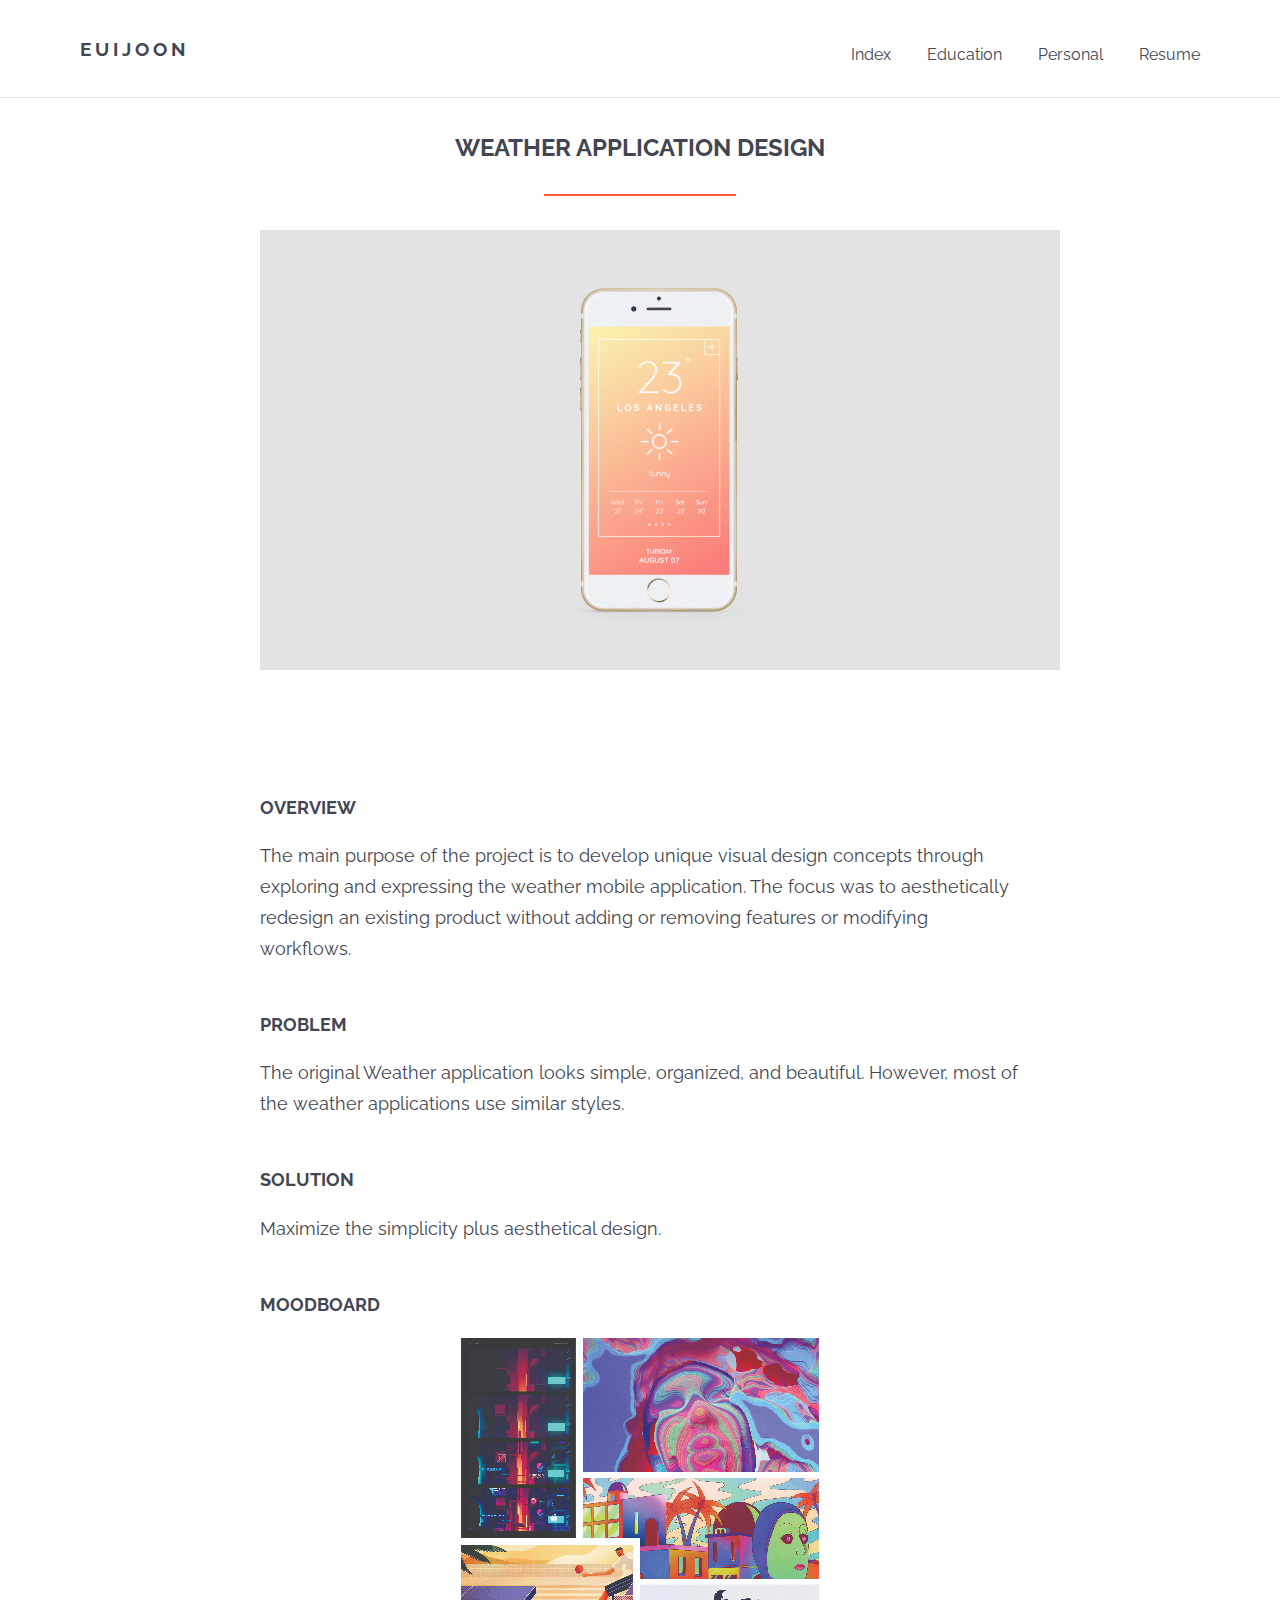
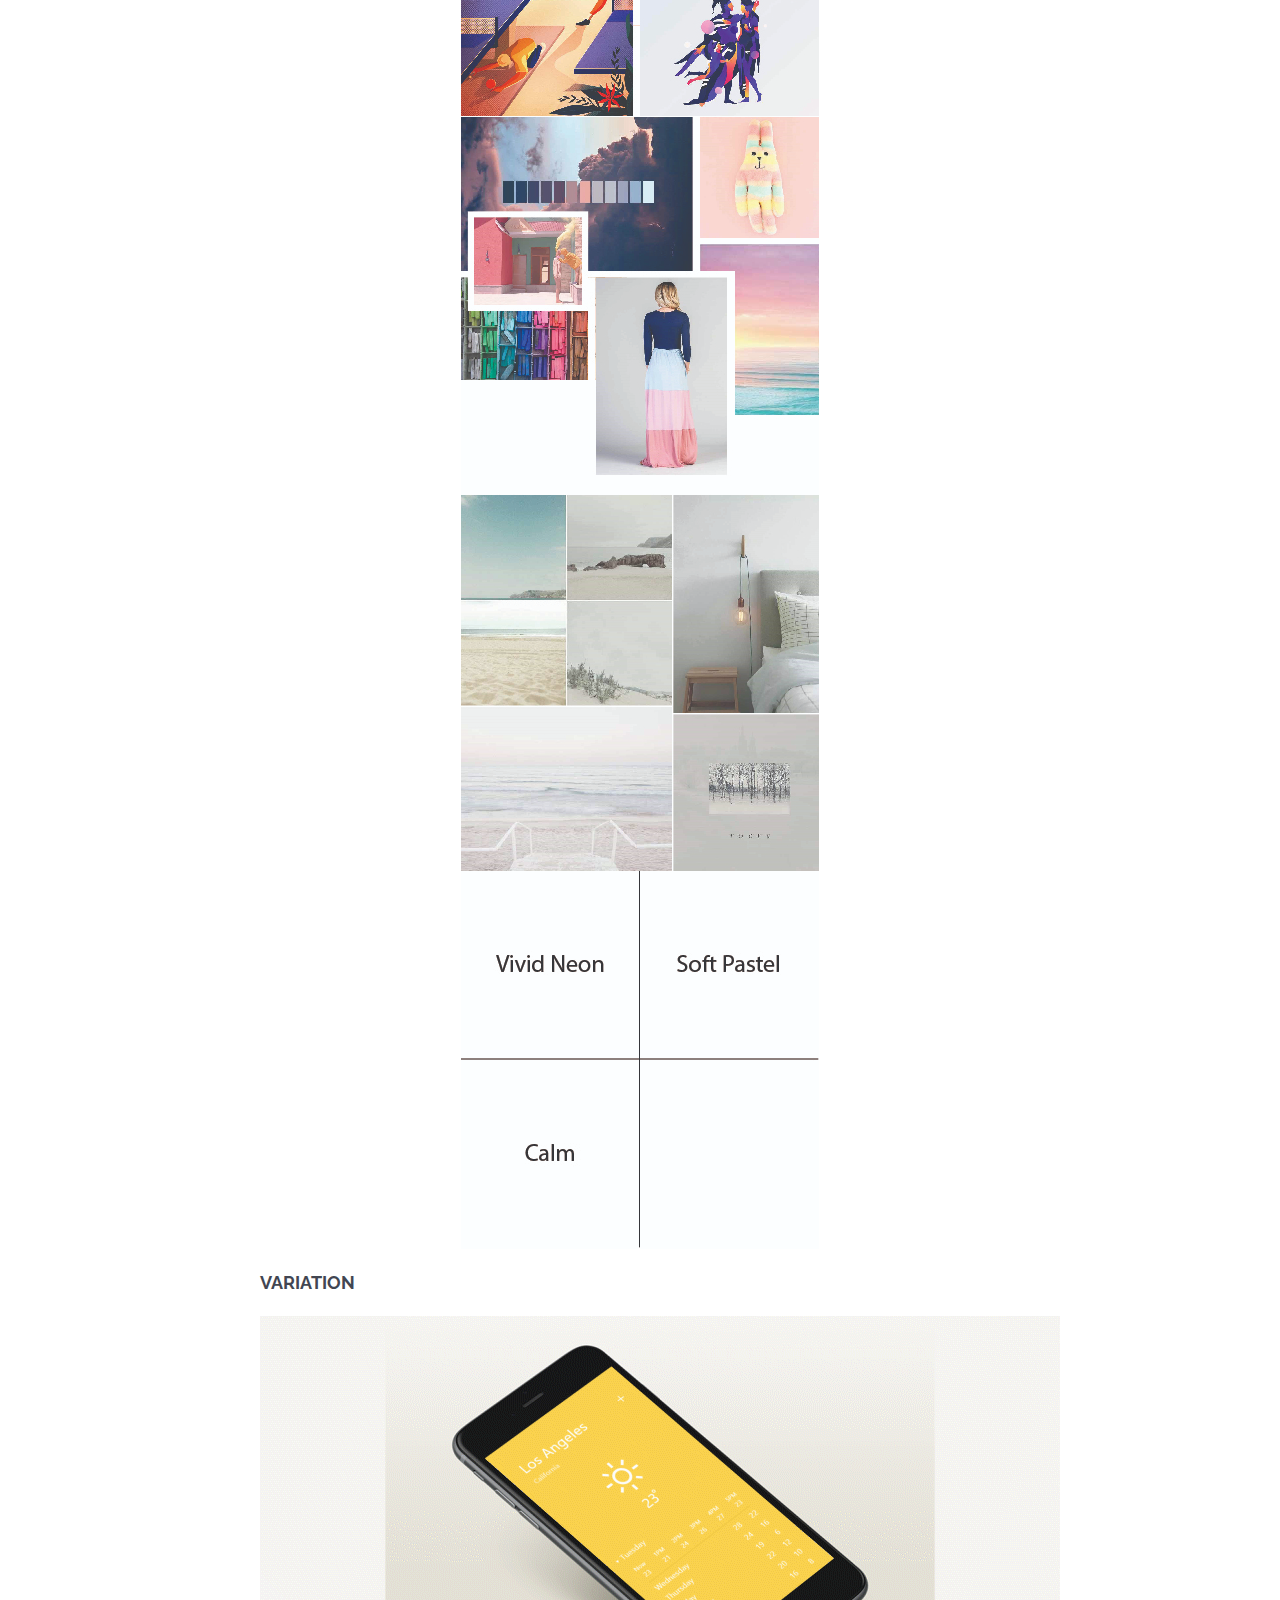
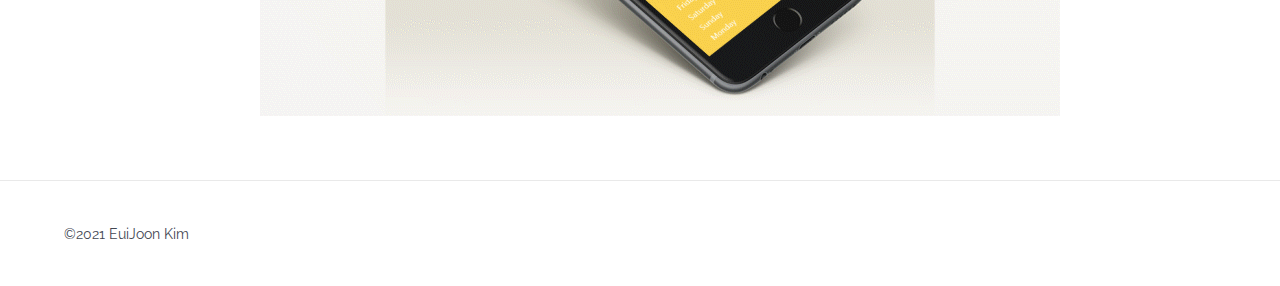
<file: design1.html>
<!DOCTYPE html>
<html lang="en">
	<head>
		<meta charset="utf-8" />
		<title>Eui Joon Kim</title>
		<link rel="stylesheet" href="css/content.css">
		<link href="https://fonts.googleapis.com/css?family=Raleway:100,400,500,700" rel="stylesheet">
		<link rel="stylesheet" href="https://use.fontawesome.com/releases/v5.2.0/css/all.css" integrity="sha384-hWVjflwFxL6sNzntih27bfxkr27PmbbK/iSvJ+a4+0owXq79v+lsFkW54bOGbiDQ" crossorigin="anonymous">
	</head>
	<body>
		<div class="content">
		<header id="main_navigation" class="clearfix">
			<a href="index.html" class="name">EuiJoon</a>
			<nav>		
				<a target="_blank" href="homepage.html">Index</a>
				<a href="education.html">Education</a>
				<a href="personal.html">Personal</a>		
				<a href="resume.html">Resume</a>
			</nav>
		</header>

			<div id="post_wrapper" class="skinny_wrapper">
				<div class="post">
					<h2>Weather Application Design</h2>				
					<hr>
					<img src="images/Weather_1.gif" alt="images">
					<div class="sub_post">
						<h4>Overview</h4>
						<p>
							The main purpose of the project is to develop unique visual design concepts through
							exploring and expressing the weather mobile application. The focus was to aesthetically 
							redesign an existing product  without adding or removing features or modifying workflows.
						</p>
						<h4>Problem</h4>
						<p>
							The original Weather application looks simple, organized, and beautiful. However,
							most of the weather applications use similar styles. 
						</p>
						<h4>Solution</h4>
						<p>
							Maximize the simplicity plus aesthetical design. 
						</p>
						<h4>Moodboard</h4>
						<img src="images/mood1.jpg" alt="images1">
						<img src="images/mood2.jpg" alt="images2">
						<img src="images/mood3.jpg" alt="images3">
						<img src="images/mood4.jpg" alt="images4">
						<h4>Variation</h4>
						<img src="images/Weather_2.gif" alt="images5">
					</div>

				</div>
			</div>

	</div>

		<footer id="main_footer">
			<p class="copyright"> &copy;2021 EuiJoon Kim</p>
			<nav>
				<a href="https://www.instagram.com/euijoonsan/?hl=en"><i class="fab fa-instagram"></i></a>
			</nav>
		</footer>
	</body>
</html>
</file>
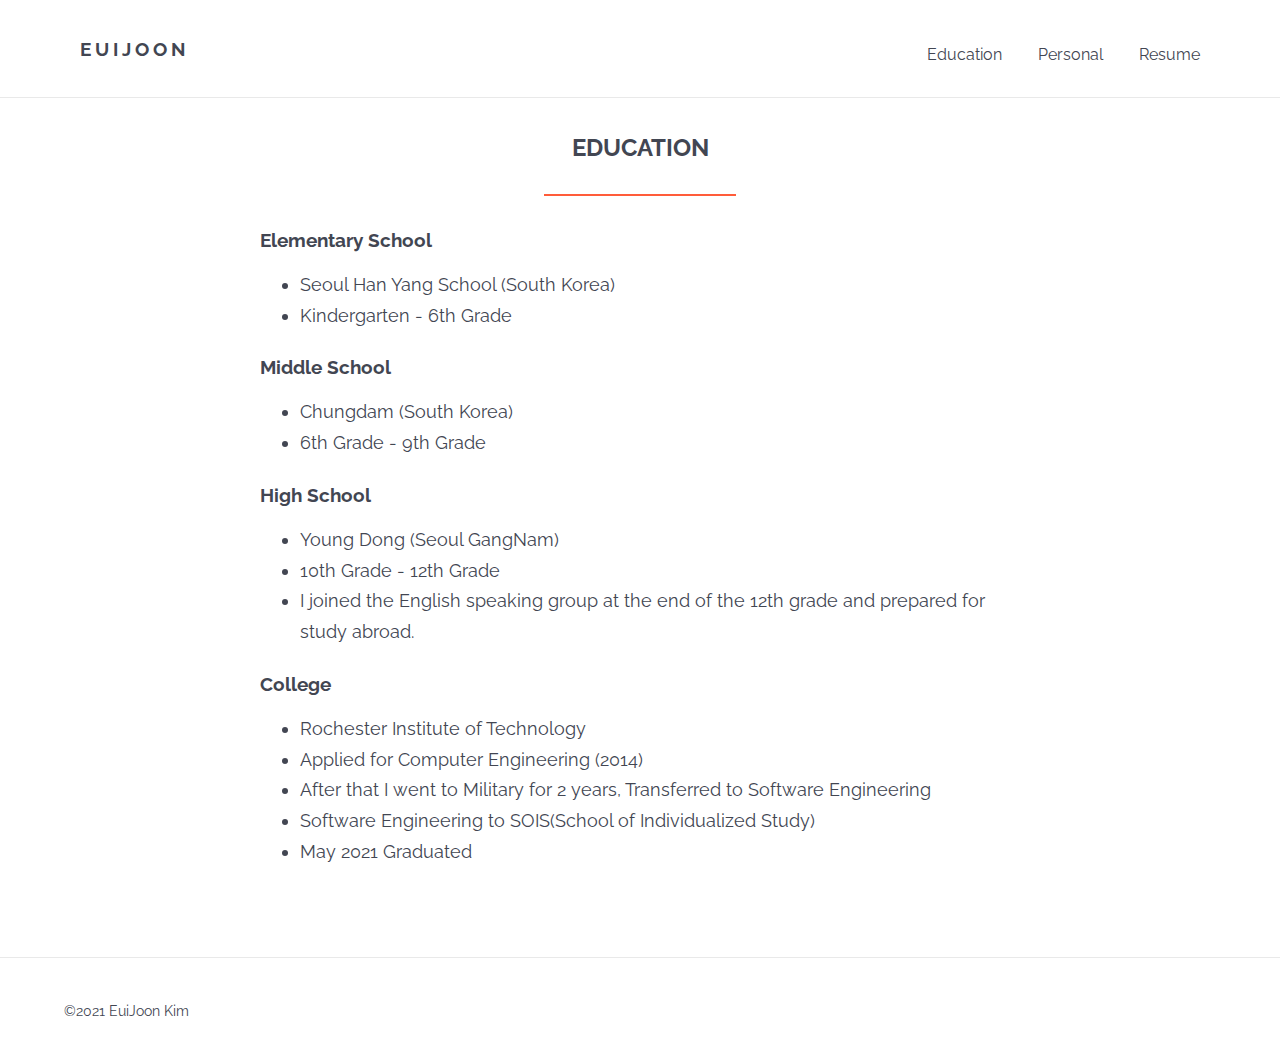
<file: education.html>
<!DOCTYPE html>
<html lang="en">
	<head>
		<meta charset="utf-8" />
		<title>Eui Joon Kim</title>
		<link rel="stylesheet" href="css/content.css">
		<link href="https://fonts.googleapis.com/css?family=Raleway:100,400,500,700" rel="stylesheet">
		<link rel="stylesheet" href="https://use.fontawesome.com/releases/v5.2.0/css/all.css" integrity="sha384-hWVjflwFxL6sNzntih27bfxkr27PmbbK/iSvJ+a4+0owXq79v+lsFkW54bOGbiDQ" crossorigin="anonymous">
	</head>
	<body>
		<div class="content">
		<header id="main_navigation" class="clearfix">
			<a href="homepage.html" class="name">EuiJoon</a>
			<nav>		
				
				<a href="education.html">Education</a>
				<a href="personal.html">Personal</a>		
				<a href="resume.html">Resume</a>
			</nav>
		</header>

			<div id="post_wrapper" class="skinny_wrapper">
				<div class="post">
				<h2>Education</h2>	
				<hr>
				<h3>Elementary School</h3> 
          <ul>
            <li>Seoul Han Yang School (South Korea)</li>
            <li>Kindergarten - 6th Grade</li>
          </ul>
        <h3>Middle School</h3> 
          <ul>
            <li>Chungdam (South Korea)</li>
            <li>6th Grade - 9th Grade</li>           
          </ul>

        <h3>High School</h3>   
          <ul>
            <li>Young Dong  (Seoul GangNam)</li>
            <li>10th Grade - 12th Grade</li>          
            <li>I joined the English speaking group at the end of the 12th grade and
 prepared for study abroad. </li>
          </ul>  
        <h3>College</h3>
          <ul>
            <li>Rochester Institute of Technology
            <li>Applied for Computer Engineering (2014)</li>
            <li>After that I went to Military for 2 years,
 Transferred to Software Engineering</li>
			<li>Software Engineering to SOIS(School of Individualized Study)</li>
			<li>May 2021 Graduated </li>
          </ul>

				</div>
			</div>

	</div>

		<footer id="main_footer">
			<p class="copyright"> &copy;2021 EuiJoon Kim</p>
			<nav>
				<a href="https://www.instagram.com/euijoonsan/?hl=en"><i class="fab fa-instagram"></i></a>

			</nav>
		</footer>
	</body>
</html>
</file>
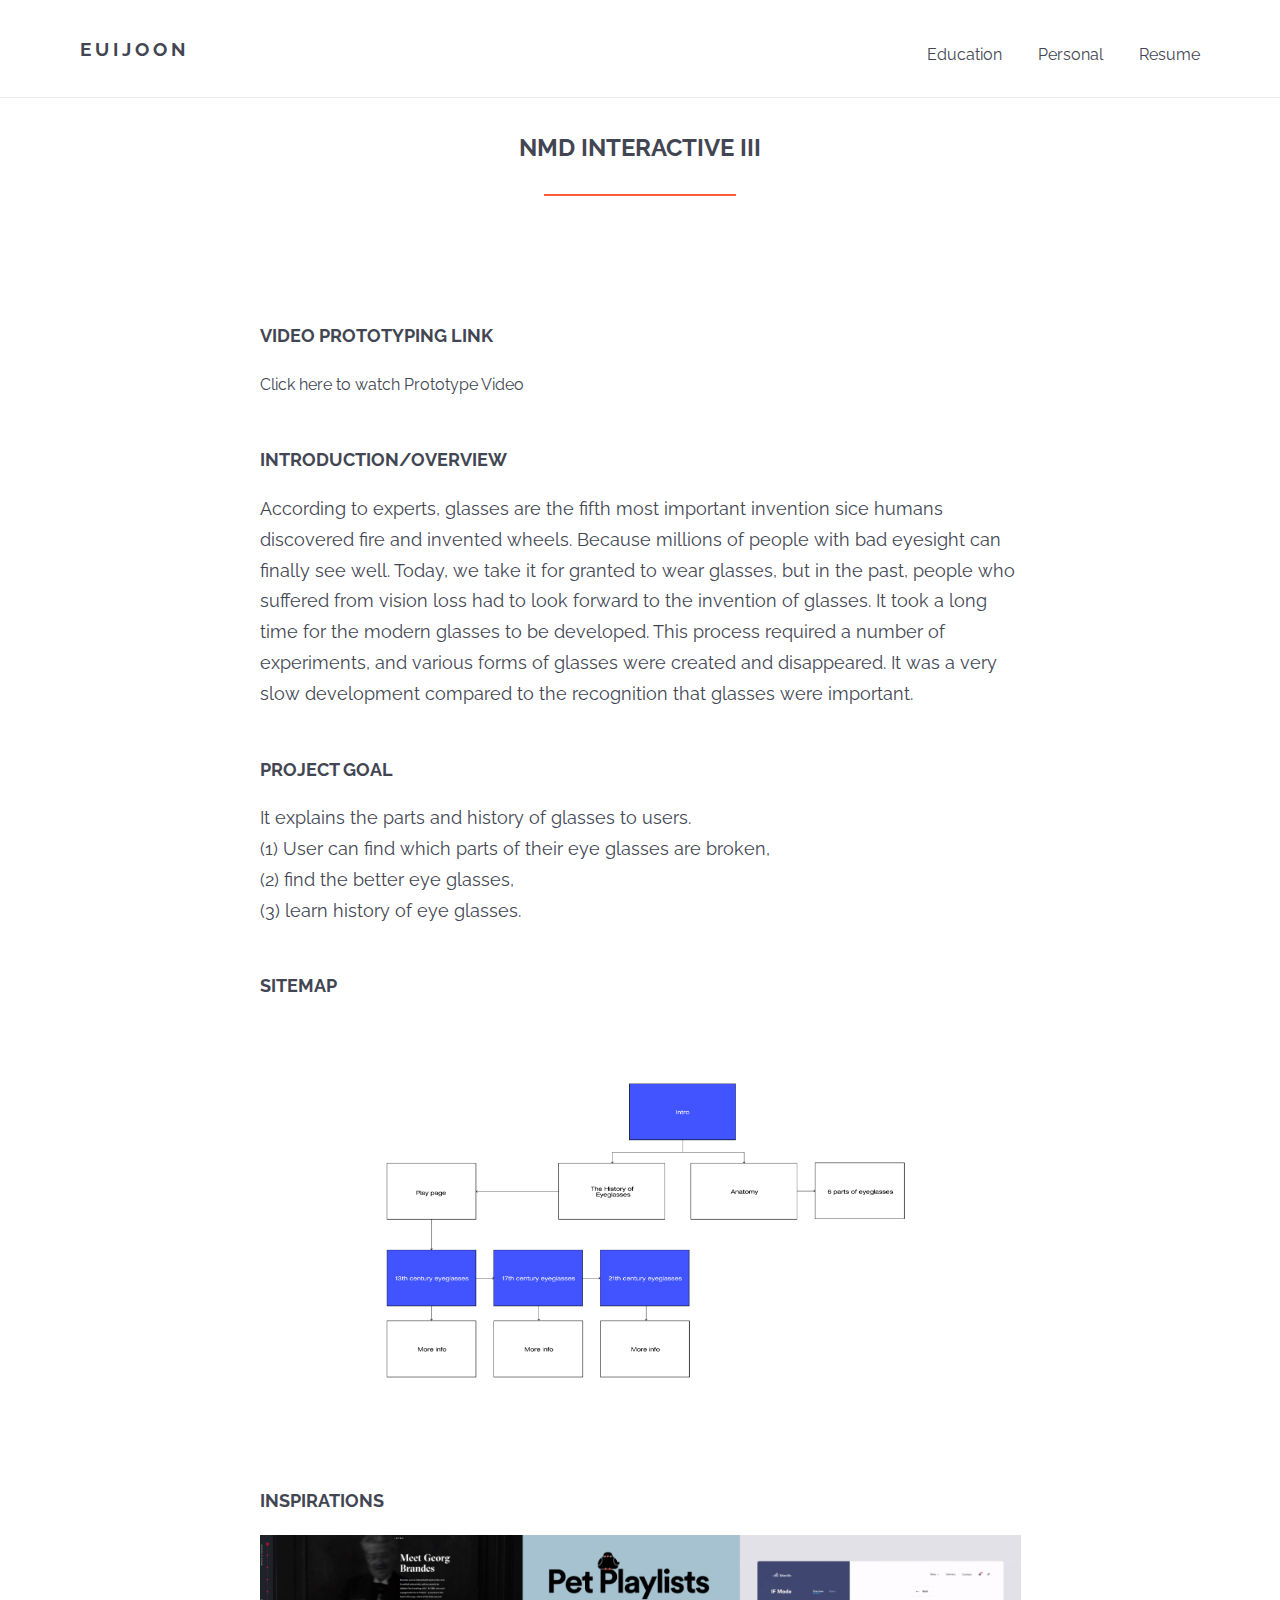
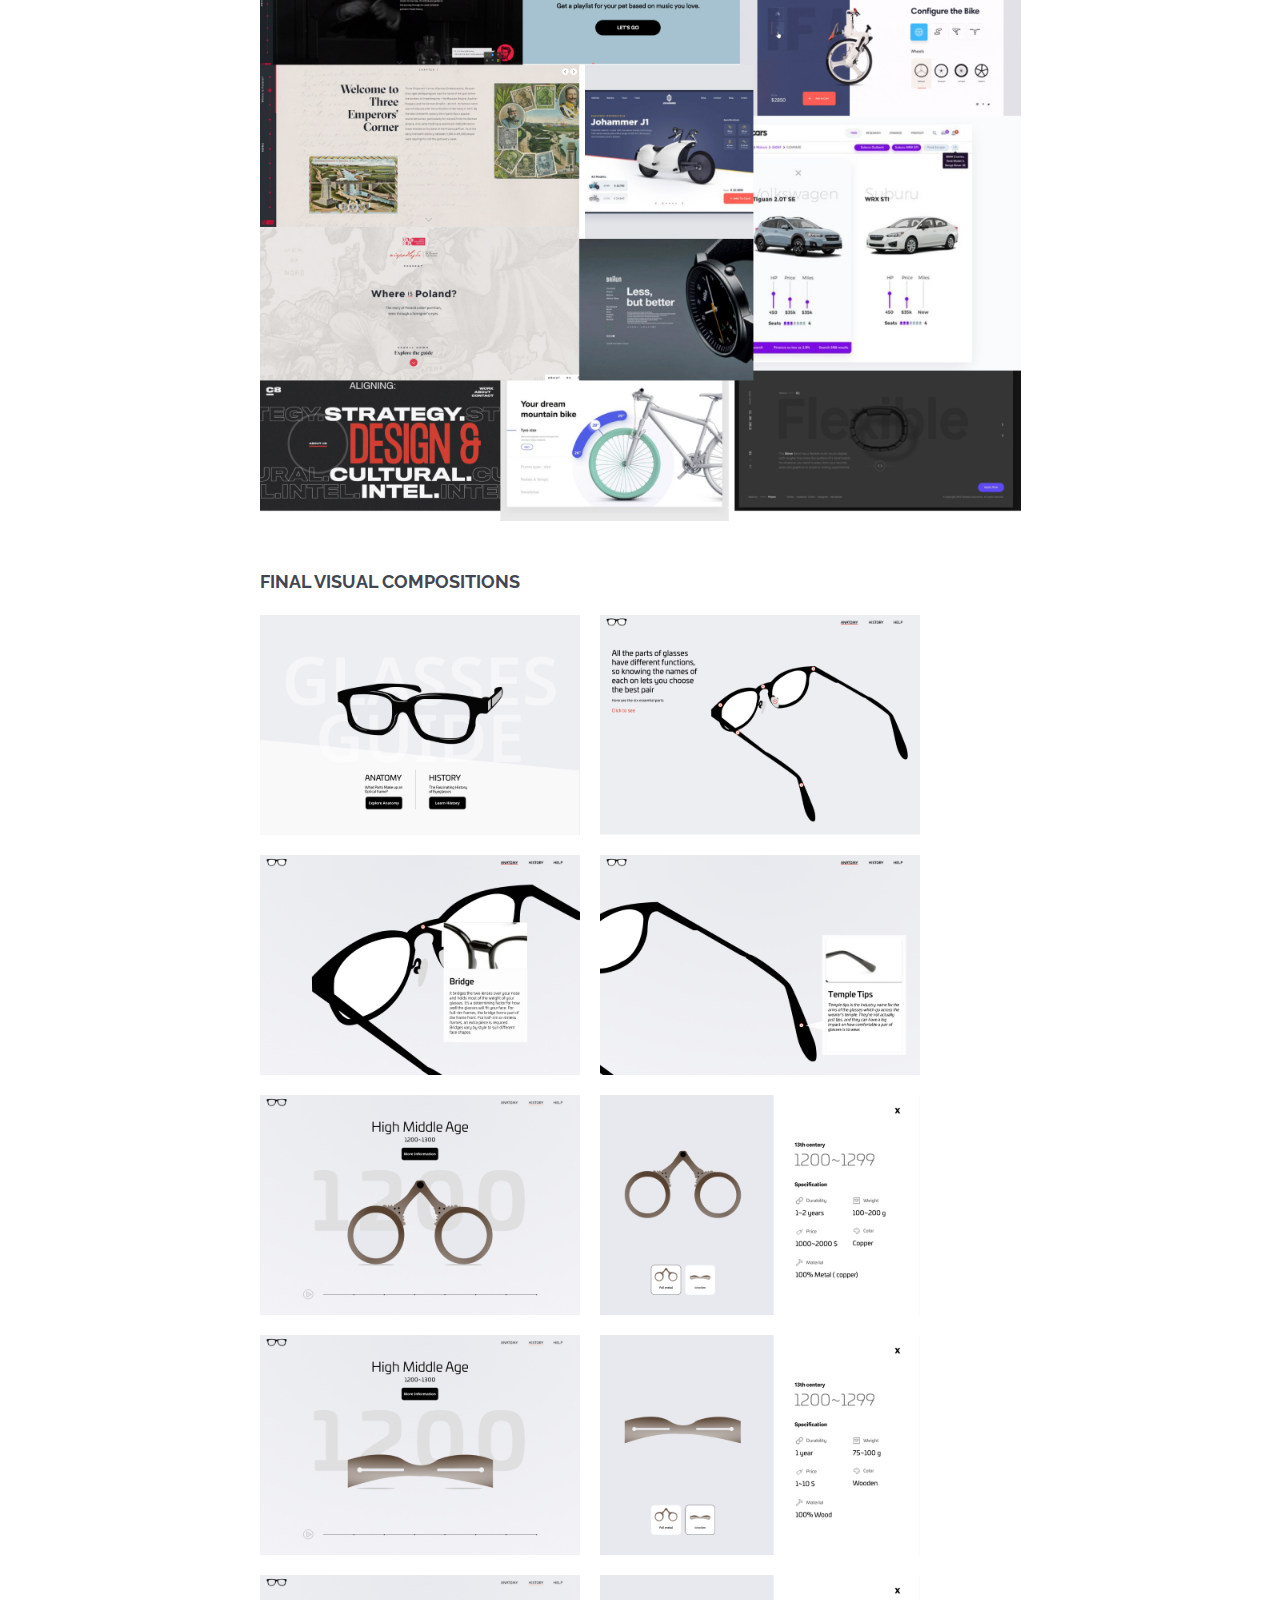
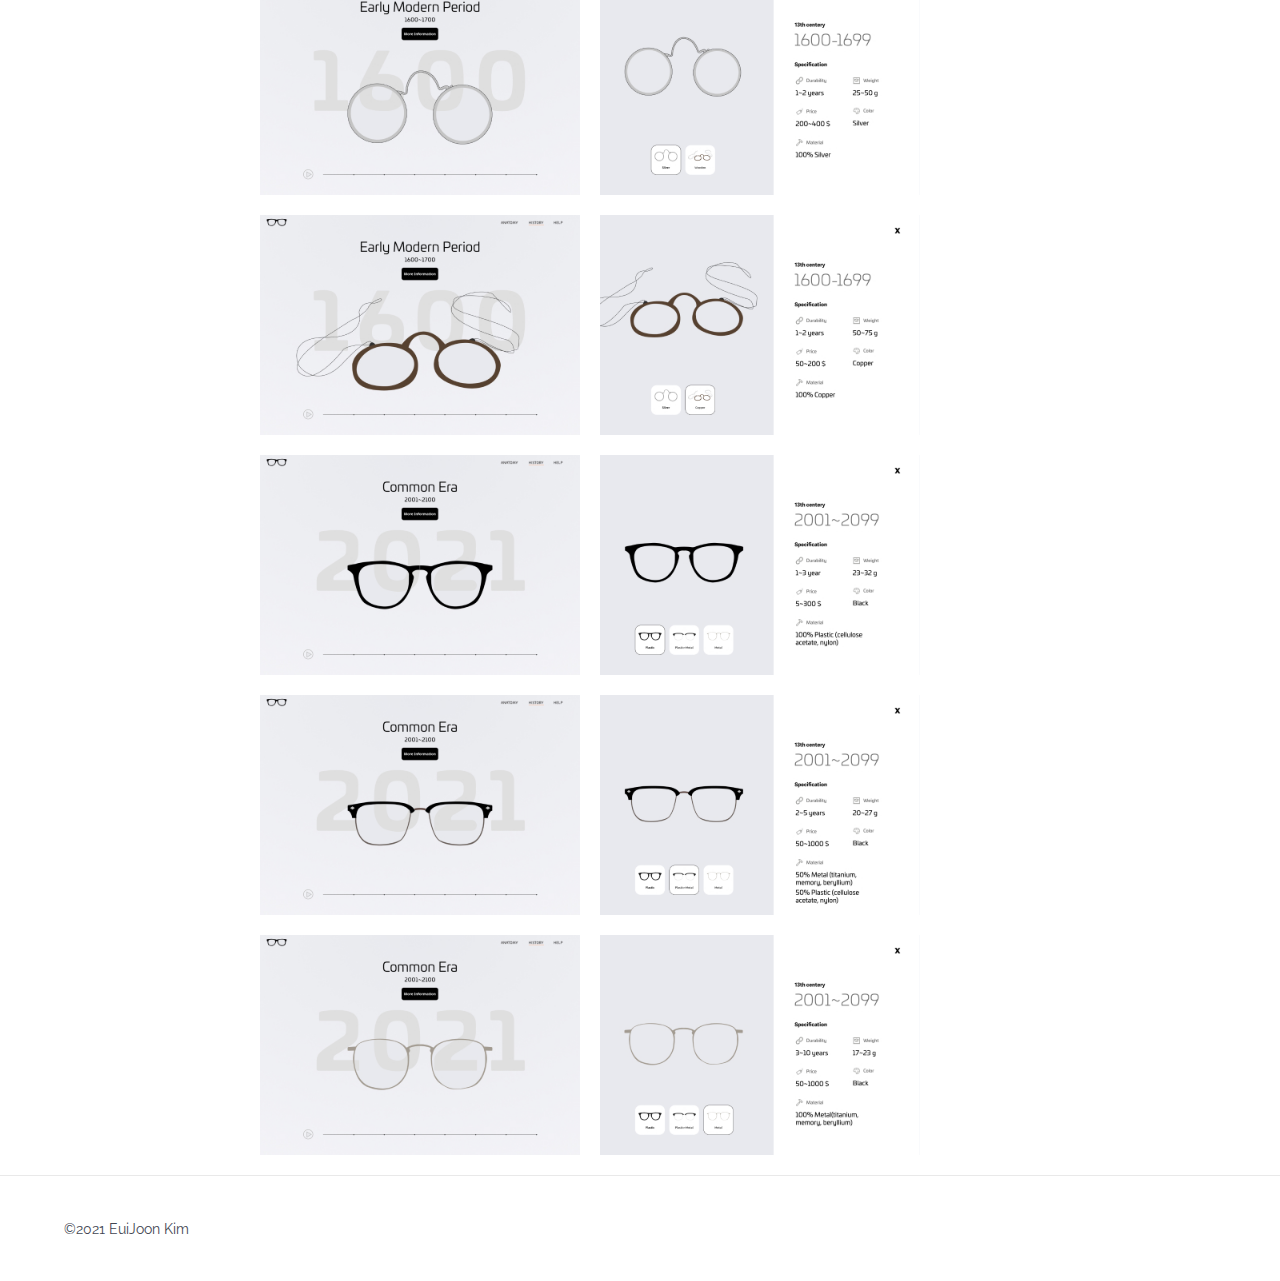
<file: Glasses_timeline.html>
<!DOCTYPE html>
<html lang="en">
	<head>
		<meta charset="utf-8" />
		<title>Eui Joon Kim</title>
		<link rel="stylesheet" href="css/content.css">
		<link href="https://fonts.googleapis.com/css?family=Raleway:100,400,500,700" rel="stylesheet">
		<link rel="stylesheet" href="https://use.fontawesome.com/releases/v5.2.0/css/all.css" integrity="sha384-hWVjflwFxL6sNzntih27bfxkr27PmbbK/iSvJ+a4+0owXq79v+lsFkW54bOGbiDQ" crossorigin="anonymous">
	</head>
	<body>
		<div class="content">
		<header id="main_navigation" class="clearfix">
			<a href="homepage.html" class="name">EuiJoon</a>
			<nav>		
				
				<a href="education.html">Education</a>
				<a href="personal.html">Personal</a>		
				<a href="resume.html">Resume</a>
			</nav>
		</header>

			<div id="post_wrapper" class="skinny_wrapper">
				<div class="post">
					<h2>NMD Interactive III </h2>				
					<hr>
					
					<div class="sub_post">
						<h4>Video Prototyping Link</h4>
						<p>
						<a href="https://vimeo.com/manage/videos/548078607"> Click here to watch Prototype Video</a>
						</p>
						<h4>Introduction/Overview</h4>
						<p>
							According to experts, glasses are the fifth most important invention sice humans
							discovered fire and invented wheels. Because millions of people with bad eyesight 
							can finally see well. Today, we take it for granted to wear glasses, but in the past,
							people who suffered from vision loss had to look forward to the invention of glasses. 
							It took a long time for the modern glasses to be developed. This process required a 
							number of experiments, and various forms of glasses were created and disappeared. It 
							was a very slow development compared to the recognition that glasses were important.
						</p>
						<h4>Project Goal</h4>
						<p>
							It explains the parts and history of glasses to users.<br>
							(1) User can find which parts of their eye glasses are broken, <br>
							(2) find the better eye glasses, <br>
							(3) learn history of eye glasses.
						</p>
						<h4>Sitemap</h4>
						<p>
							<img src="images/E_sitemap.jpg" alt="images1" width="591.6" height="421.2">
						
						</p>
						<h4>Inspirations</h4>
						<p>
						<img src="images/E_Inspiration.jpg" alt="images1" width="760.8" height="586.4">
						</P>
						<h4>Final Visual Compositions</h4>
						<div class="wip">
							<img src="images/E_vcomp1.jpg" alt="images"width="320" height="220">
							<img src="images/E_vcomp2.jpg" alt="images"width="320" height="220">
							<img src="images/E_vcomp3.jpg" alt="images"width="320" height="220">
							<img src="images/E_vcomp4.jpg" alt="images"width="320" height="220">
							<img src="images/E_vcomp5.jpg" alt="images"width="320" height="220">
							<img src="images/E_vcomp6.jpg" alt="images"width="320" height="220">
							<img src="images/E_vcomp7.jpg" alt="images"width="320" height="220">
							<img src="images/E_vcomp8.jpg" alt="images"width="320" height="220">
							<img src="images/E_vcomp9.jpg" alt="images"width="320" height="220">
							<img src="images/E_vcomp10.jpg" alt="images"width="320" height="220">
							<img src="images/E_vcomp11.jpg" alt="images"width="320" height="220">
							<img src="images/E_vcomp12.jpg" alt="images"width="320" height="220">
							<img src="images/E_vcomp13.jpg" alt="images"width="320" height="220">
							<img src="images/E_vcomp14.jpg" alt="images"width="320" height="220">
							<img src="images/E_vcomp15.jpg" alt="images"width="320" height="220">
							<img src="images/E_vcomp16.jpg" alt="images"width="320" height="220">
							<img src="images/E_vcomp17.jpg" alt="images"width="320" height="220">
							<img src="images/E_vcomp18.jpg" alt="images"width="320" height="220">
						</div>
						
						
						
						
					</div>
					
					
				</div>
			</div>

	</div>

		<footer id="main_footer">
			<p class="copyright"> &copy;2021 EuiJoon Kim</p>
			<nav>
				<a href="https://www.instagram.com/euijoonsan/?hl=en"><i class="fab fa-instagram"></i></a>
			</nav>
		</footer>
	</body>
</html>
</file>
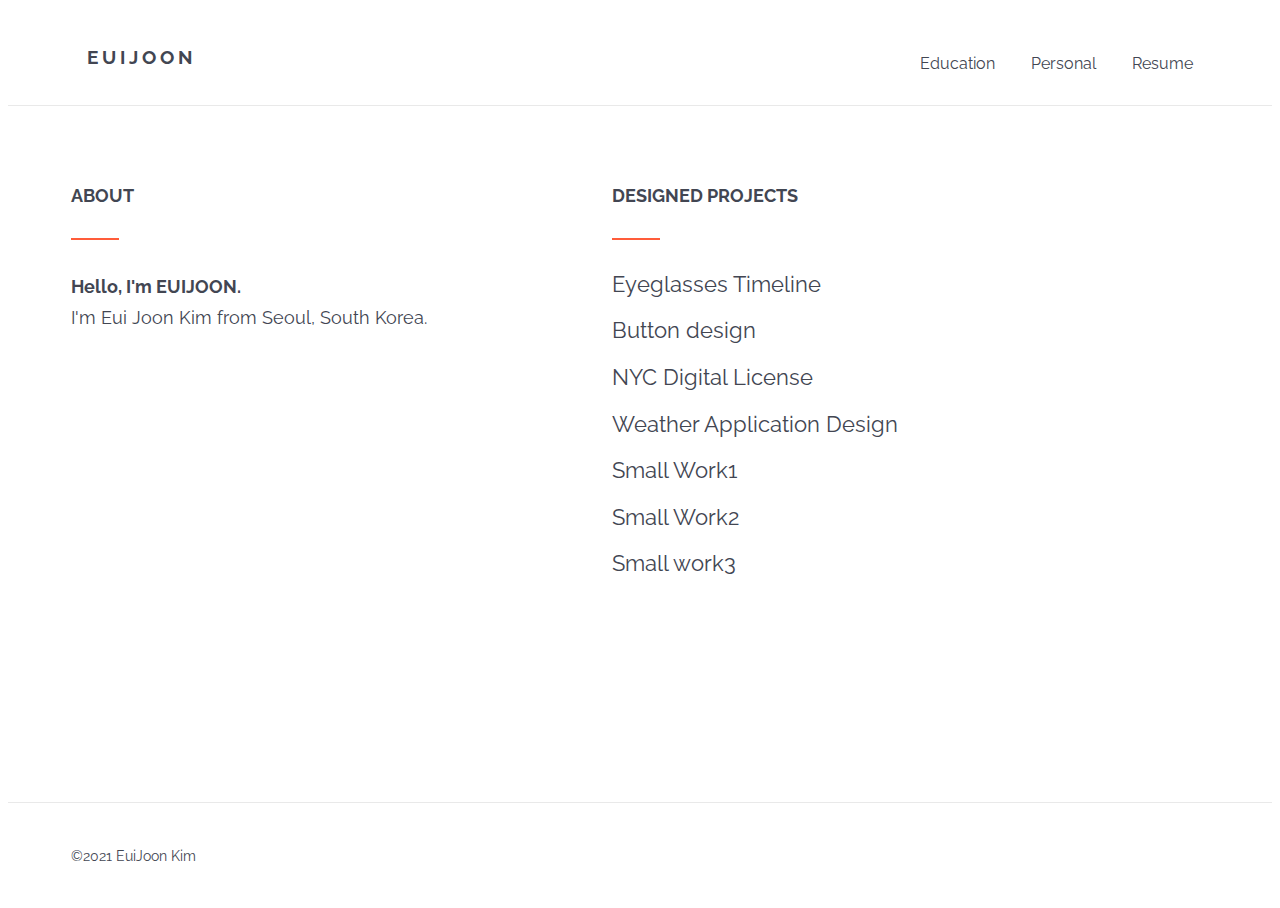
<file: homepage.html>
<!DOCTYPE html>
<html lang="en">
	<head>
		<meta charset="utf-8" />
		<title>Eui Joon Kim</title>
		<link rel="stylesheet" href="css/application.css">
		<link href="https://fonts.googleapis.com/css?family=Raleway:100,400,500,700" rel="stylesheet">
		<link rel="stylesheet" href="https://use.fontawesome.com/releases/v5.2.0/css/all.css" integrity="sha384-hWVjflwFxL6sNzntih27bfxkr27PmbbK/iSvJ+a4+0owXq79v+lsFkW54bOGbiDQ" crossorigin="anonymous">
	</head>
	<body>
		<div class="content">
		<header id="main_navigation" class="clearfix">
			<a href="homepage.html" class="name">EuiJoon</a>
			<nav>		
				
				<a href="education.html">Education</a>
				<a href="personal.html">Personal</a>		
				<a href="resume.html">Resume</a>
			</nav>
		</header>

		<div class="wrapper wrapper_padding clearfix">
			<div class="col-1 about homepage_content">
				<h2>About</h2>
				<hr>
				<p><b>Hello, I'm EUIJOON.</b><br> I'm Eui Joon Kim from Seoul, South Korea.
	
				</p>
				<br>
				<!--<img src="mypic.jpg" alt="myself">-->
				
			</div>
			<div class="col-2 homepage_content">
				<h2>Designed Projects</h2>
				<hr>
				<h3><a href="Glasses_timeline.html">Eyeglasses Timeline</a></h3>
				<h3><a href="NMDE303.html">Button design</a></h3>
				<h3><a href="NYC_D_License.html">NYC Digital License</a></h3>
				<h3><a href="design1.html">Weather Application Design</a></h3>
				
				<h3><a target="_blank" href="Project1.pdf">Small Work1</a></h3>
				<h3><a target="_blank" href="Project3.pdf">Small Work2</a></h3>
				<h3><a target="_blank" href="Project4.pdf">Small work3</a></h3>
			</div>
				
		</div>
	</div>

		<footer id="main_footer">
			<p class="copyright"> &copy;2021 EuiJoon Kim</p>
			<nav>
				<a href="https://www.instagram.com/euijoonsan/?hl=en"><i class="fab fa-instagram"></i></a>
			</nav>
		</footer>
	</body>
</html>
</file>
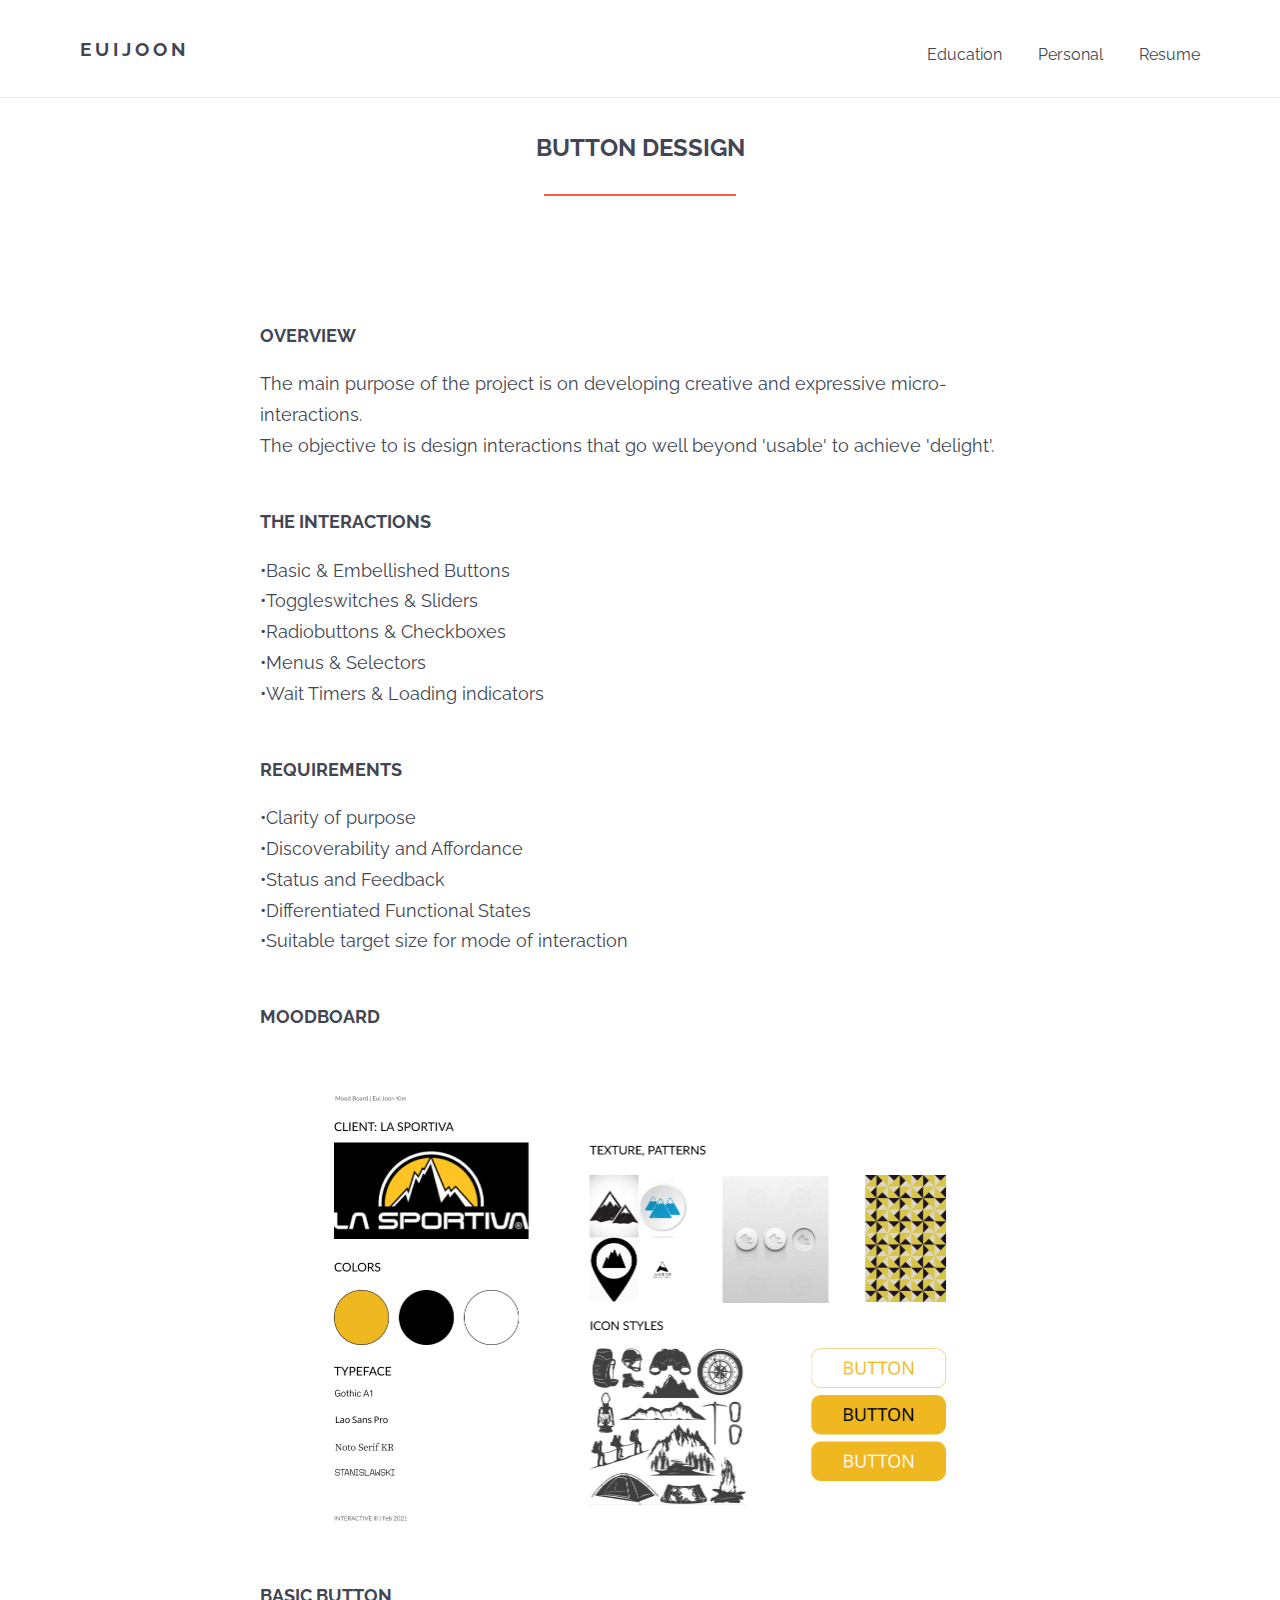
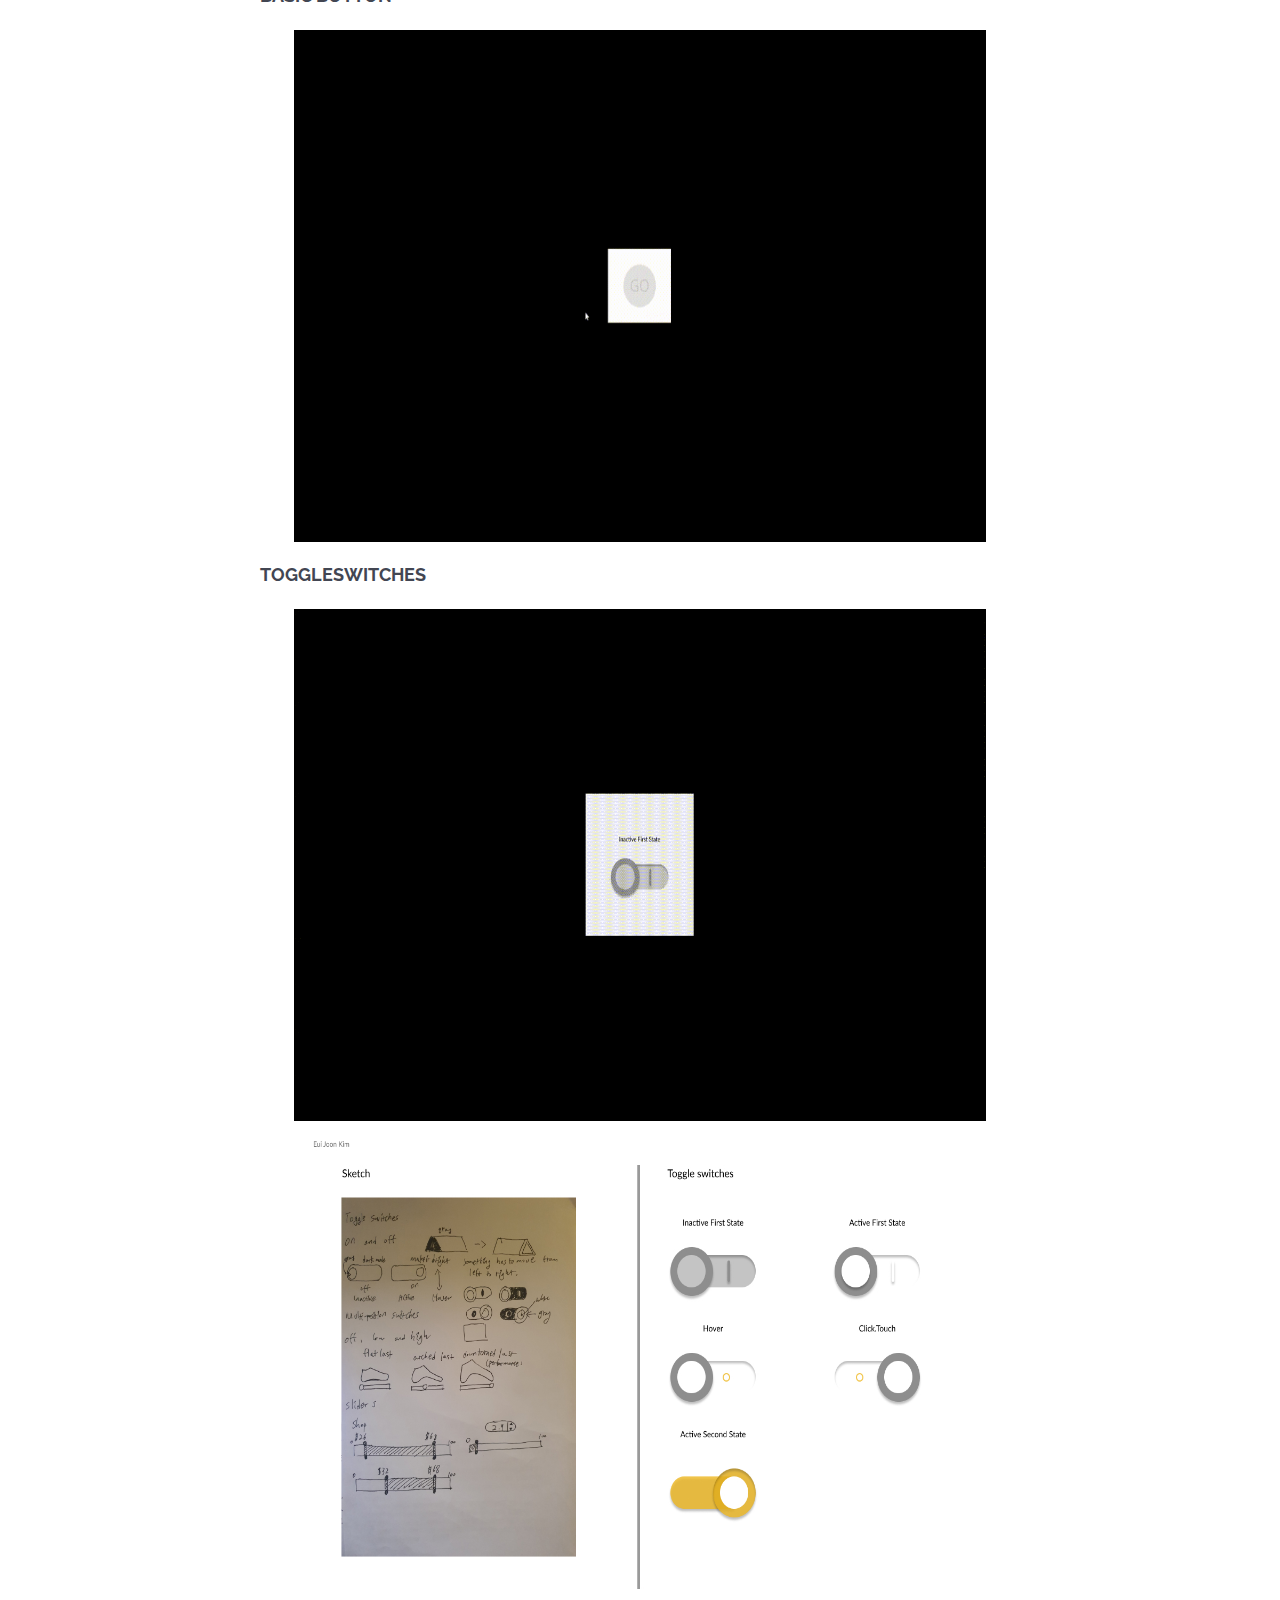
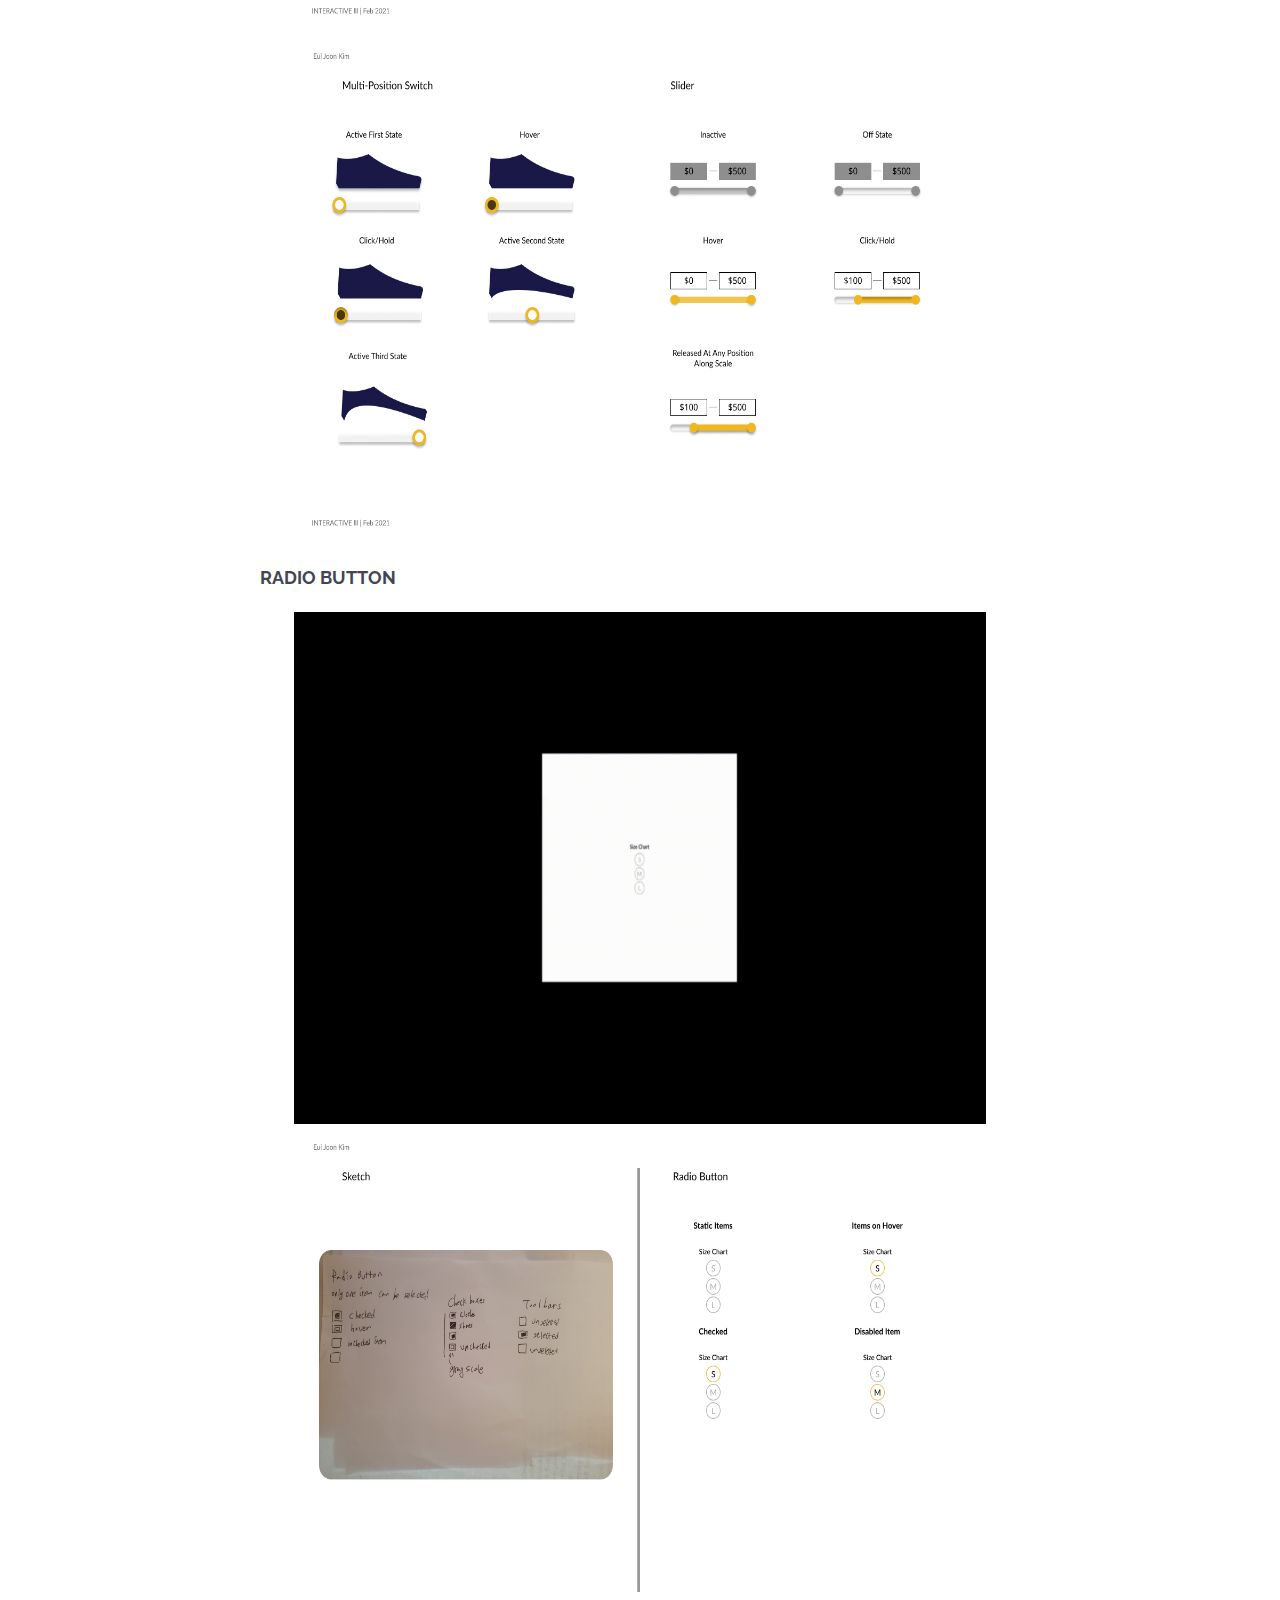
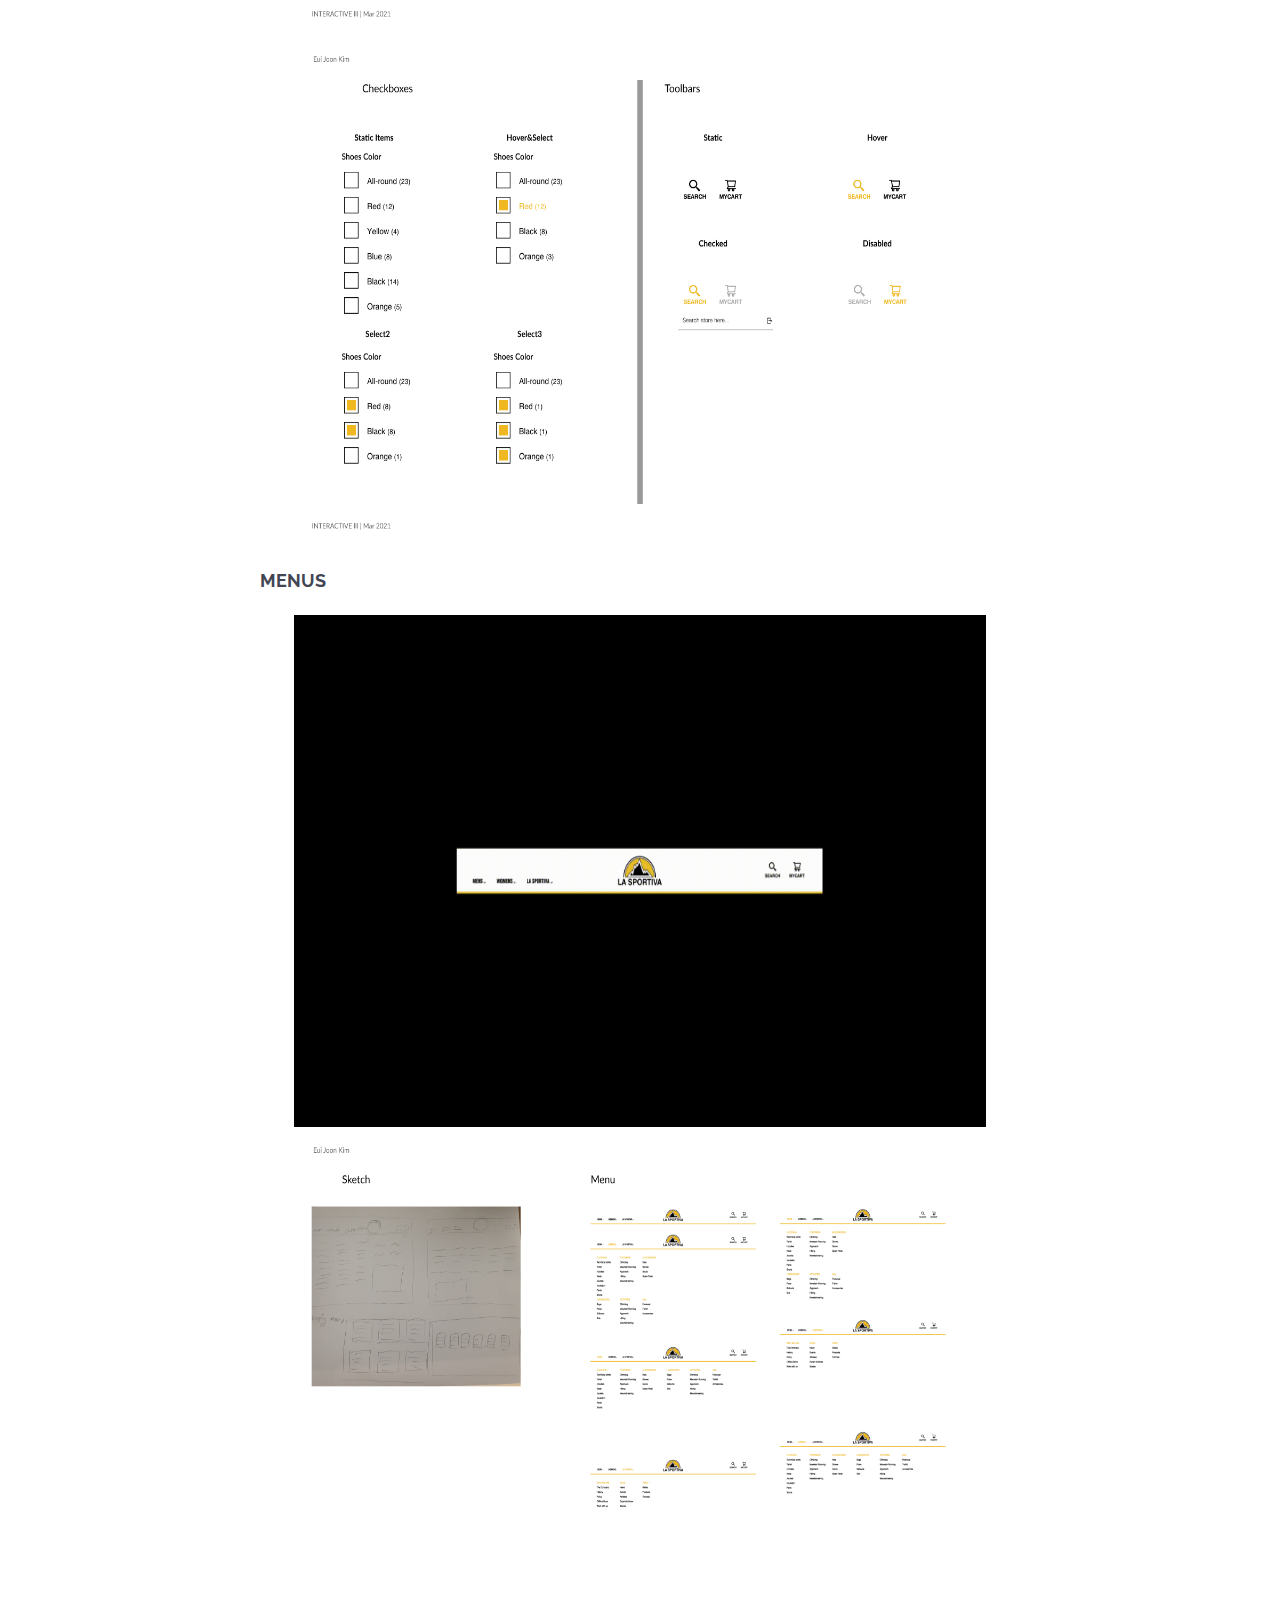
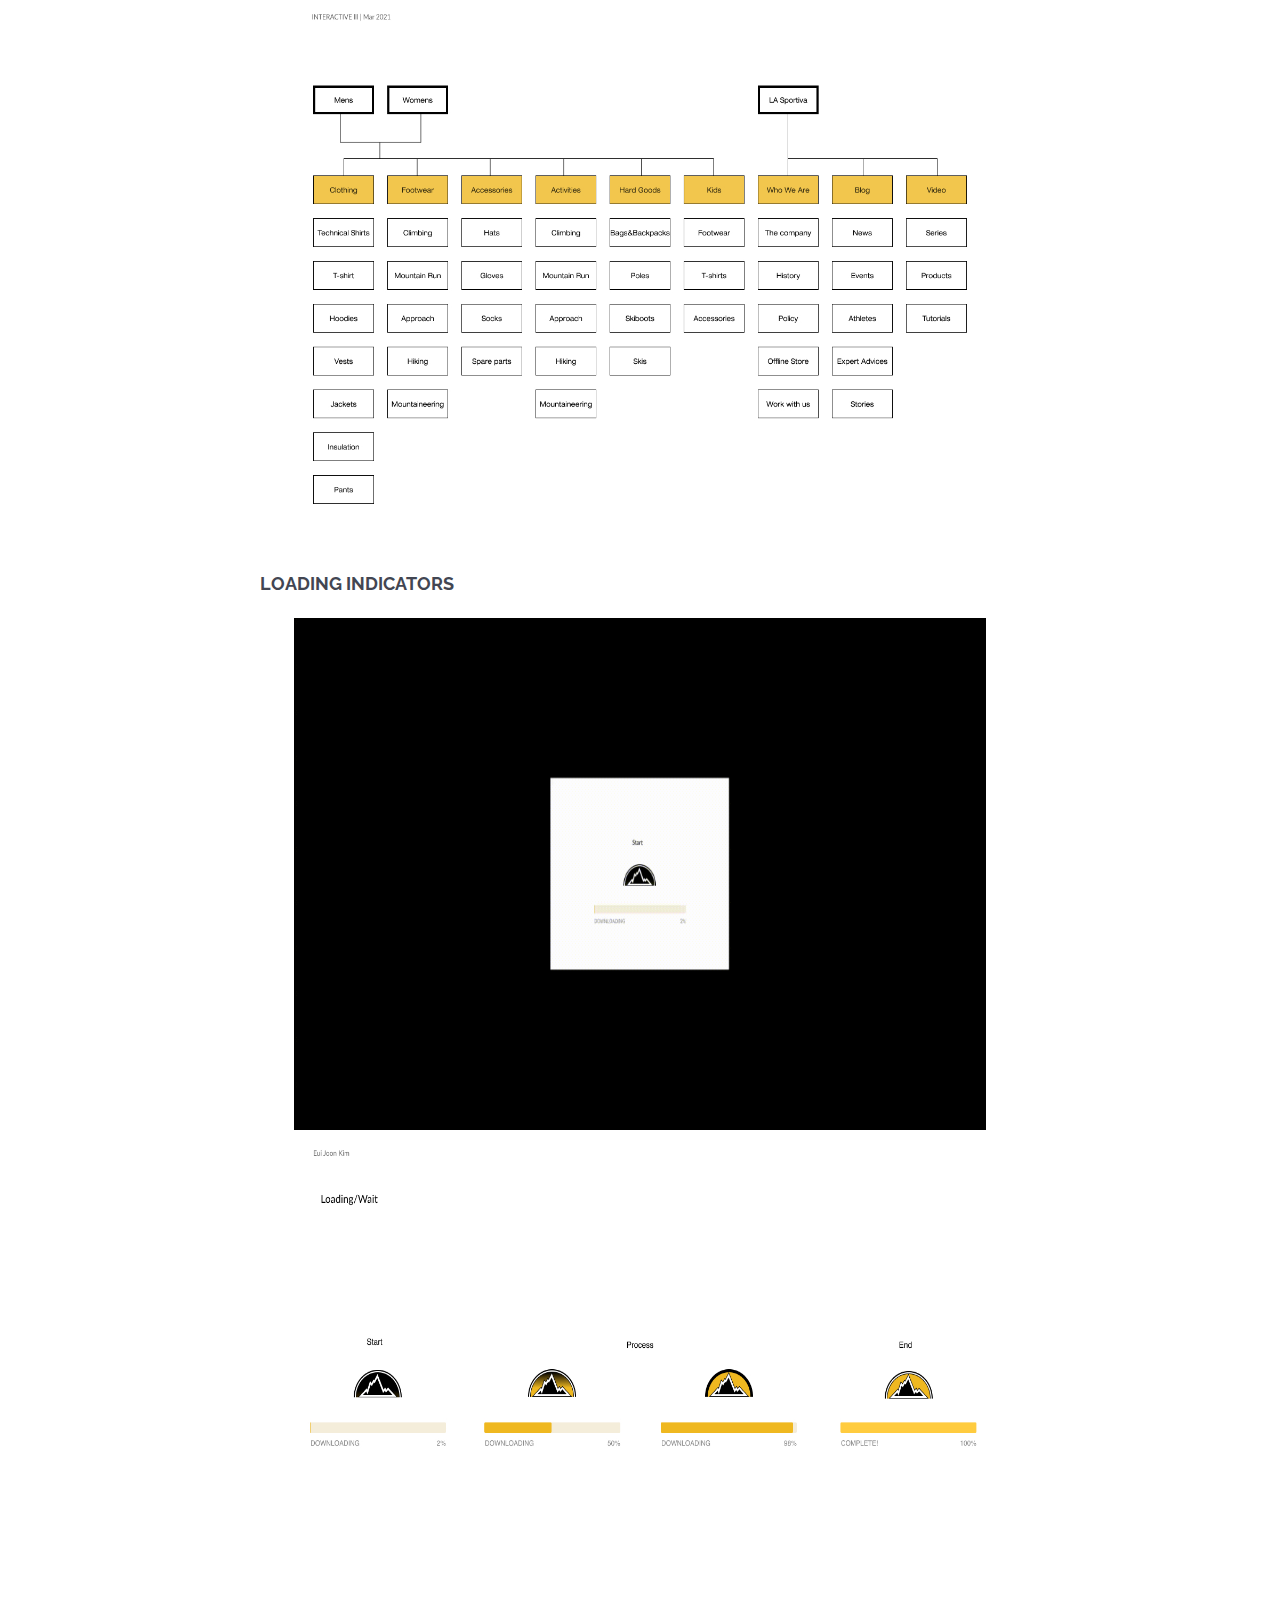
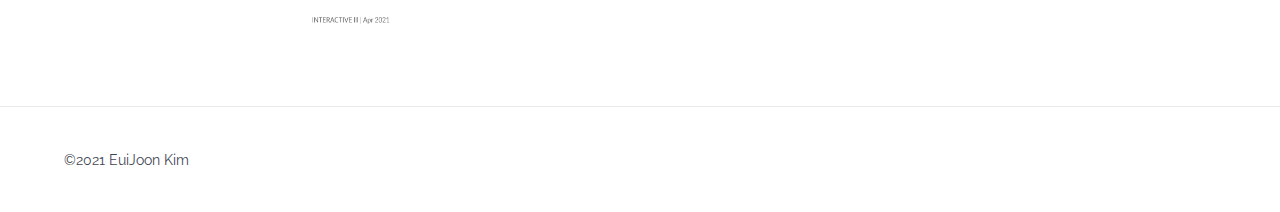
<file: NMDE303.html>
<!DOCTYPE html>
<html lang="en">
	<head>
		<meta charset="utf-8" />
		<title>Eui Joon Kim</title>
		<link rel="stylesheet" href="css/content.css">
		<link href="https://fonts.googleapis.com/css?family=Raleway:100,400,500,700" rel="stylesheet">
		<link rel="stylesheet" href="https://use.fontawesome.com/releases/v5.2.0/css/all.css" integrity="sha384-hWVjflwFxL6sNzntih27bfxkr27PmbbK/iSvJ+a4+0owXq79v+lsFkW54bOGbiDQ" crossorigin="anonymous">
	</head>
	<body>
		<div class="content">
		<header id="main_navigation" class="clearfix">
			<a href="homepage.html" class="name">EuiJoon</a>
			<nav>		
				
				<a href="education.html">Education</a>
				<a href="personal.html">Personal</a>		
				<a href="resume.html">Resume</a>
			</nav>
		</header>

			<div id="post_wrapper" class="skinny_wrapper">
				<div class="post">
					<h2>Button Dessign </h2>				
					<hr>
					
					<div class="sub_post">
						<h4>Overview</h4>
						<p>
							The main purpose of the project is on developing creative and expressive micro-interactions.<br>
							The objective to is design interactions that go well beyond 'usable' to achieve 'delight'.
						</p>
						<h4>The interactions</h4>
						<p>
							•Basic & Embellished Buttons <br>
							•Toggleswitches & Sliders<br>
							•Radiobuttons & Checkboxes<br>
							•Menus & Selectors<br>
							•Wait Timers & Loading indicators
						</p>
						<h4>Requirements</h4>
						<p>
							•Clarity of purpose<br>
							•Discoverability and Affordance<br>
							•Status and Feedback<br>
							•Differentiated Functional States<br>
							•Suitable target size for mode of interaction
						</p>
						<h4>Moodboard</h4>
						<img src="images/Moodboard.jpg" alt="images1" width="692" height="512">
						<h4>Basic Button</h4>
						<img src="images/Basic-Button-Animation.gif" alt="images"width="692" height="512">
					
						<h4>Toggleswitches</h4>
						<img src="images/Toggleswithces-_-Sliders-Animation.gif" alt="images"width="692" height="512">
						<img src="images/Toggle Documentation.jpg" alt="images1" width="692" height="512">
						<img src="images/Toggle Documentation-1.jpg" alt="images1" width="692" height="512">
						<h4>Radio Button</h4>
						<img src="images/Radiobuttons_Checkboxes.gif" alt="images"width="692" height="512">
						<img src="images/Radio Buttons.jpg" alt="images1" width="692" height="512">
						<img src="images/Radio Buttons-1.jpg" alt="images1" width="692" height="512">
						<h4>Menus</h4>
						<img src="images/Menus-Animation.gif" alt="images"width="692" height="512">
						<img src="images/menus.jpg" alt="images1" width="692" height="512">
						<img src="images/sitemap.jpg" alt="images1" width="692" height="512">
						<h4>Loading indicators</h4>
						<img src="images/Loading-Progress_Wait-Indicators-Animation.gif" alt="images"width="692" height="512">
						<img src="images/Loading Progress $ Wait Indicators Documentation.jpg" alt="images1" width="692" height="512">
						
					</div>

				</div>
			</div>

	</div>

		<footer id="main_footer">
			<p class="copyright"> &copy;2021 EuiJoon Kim</p>
			<nav>
				<a href="https://www.instagram.com/euijoonsan/?hl=en"><i class="fab fa-instagram"></i></a>
			</nav>
		</footer>
	</body>
</html>
</file>
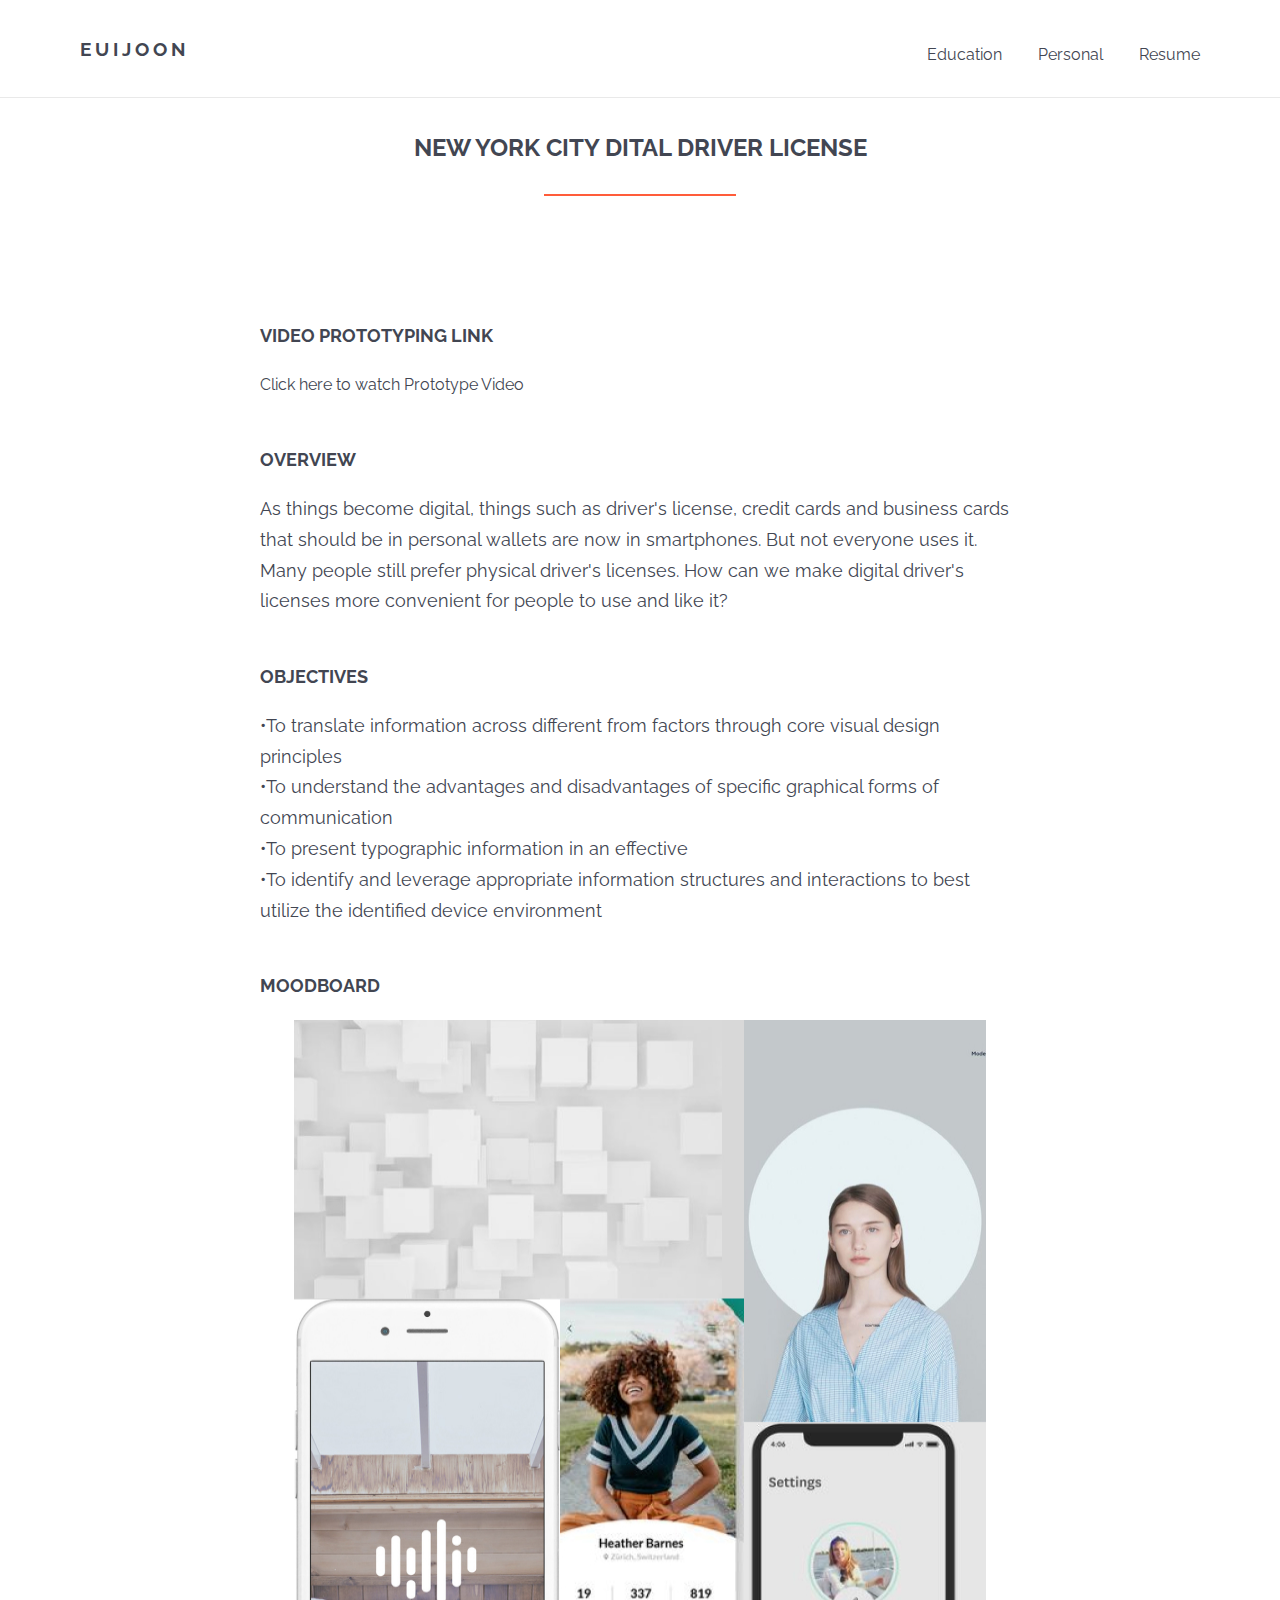
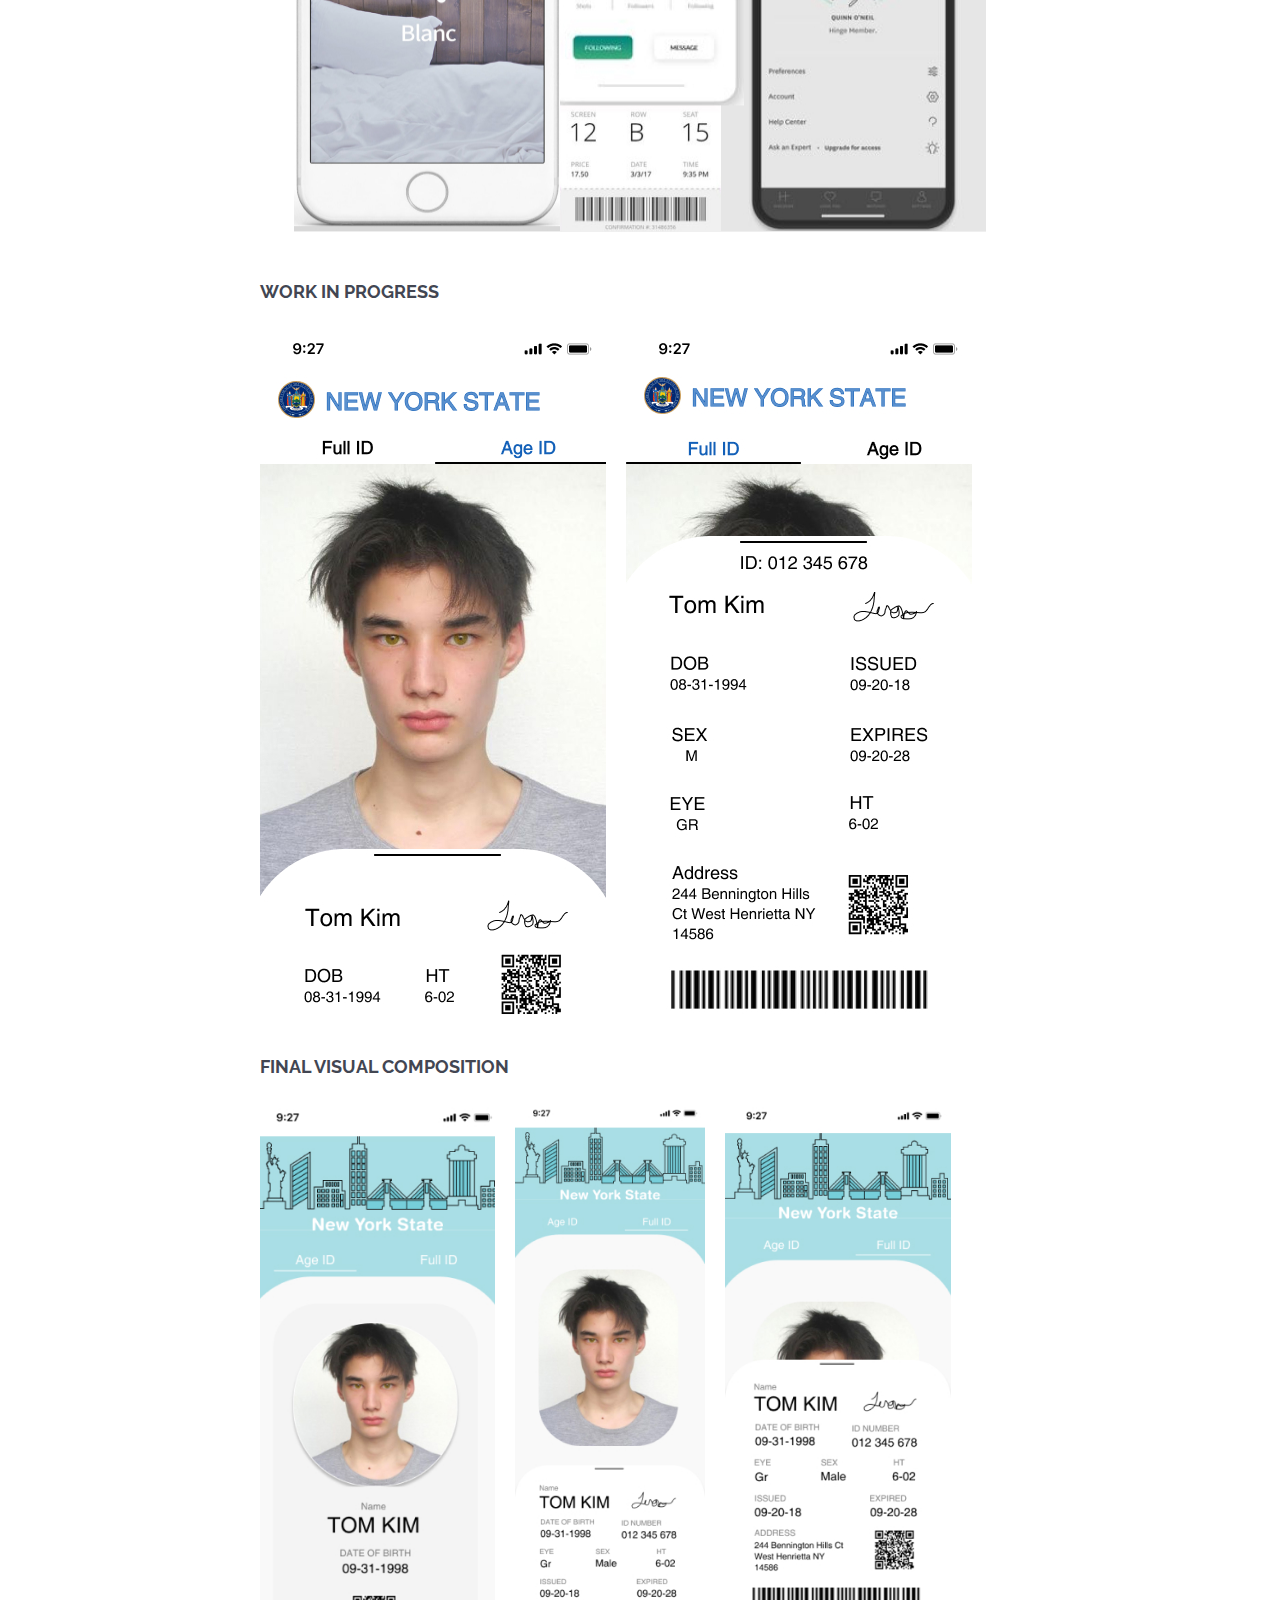
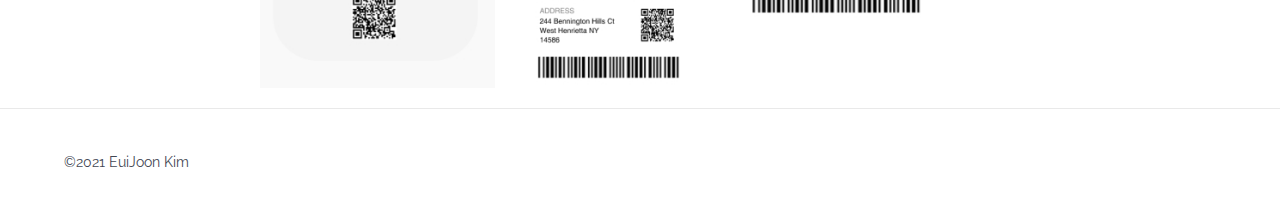
<file: NYC_D_License.html>
<!DOCTYPE html>
<html lang="en">
	<head>
		<meta charset="utf-8" />
		<title>Eui Joon Kim</title>
		<link rel="stylesheet" href="css/content.css">
		<link href="https://fonts.googleapis.com/css?family=Raleway:100,400,500,700" rel="stylesheet">
		<link rel="stylesheet" href="https://use.fontawesome.com/releases/v5.2.0/css/all.css" integrity="sha384-hWVjflwFxL6sNzntih27bfxkr27PmbbK/iSvJ+a4+0owXq79v+lsFkW54bOGbiDQ" crossorigin="anonymous">
	</head>
	<body>
		<div class="content">
		<header id="main_navigation" class="clearfix">
			<a href="homepage.html" class="name">EuiJoon</a>
			<nav>		
				
				<a href="education.html">Education</a>
				<a href="personal.html">Personal</a>		
				<a href="resume.html">Resume</a>
			</nav>
		</header>

			<div id="post_wrapper" class="skinny_wrapper">
				<div class="post">
					<h2>New York city Dital Driver license </h2>				
					<hr>
					
					<div class="sub_post">
						
						<h4>Video Prototyping Link</h4>
						<p>
						<a href="https://vimeo.com/manage/videos/517187289"> Click here to watch Prototype Video</a>
						</p>
						<h4>Overview</h4>
						<p>
							As things become digital, things such as driver's license, credit cards and business 
							cards that should be in personal wallets are now in smartphones. But not everyone uses it.
							Many people still prefer physical driver's licenses. How can we make digital driver's 
							licenses more convenient for people to use and like it?
						</p>
						<h4>Objectives</h4>
						<p>
							•To translate information across different from factors through core visual design principles <br>
							•To understand the advantages and disadvantages of specific graphical forms of communication <br>
							•To present typographic information in an effective <br>
							•To identify and leverage appropriate information structures and interactions to best utilize the identified device environment
						</p>
						
						<h4>Moodboard</h4>
						<img src="images/L_Moodboard.jpg" alt="images1" width="692" height="812">
						<p>
						<h4>Work in Progress</h4>
						<div class="wip">
							<img src="images/wip1.jpg" alt="images"width="346" height="711">
							<img src="images/wip2.jpg" alt="images"width="346" height="711">
						</div>
						<p>
						<br>
						</P>
						<h4>Final Visual Composition</h4>
						<div class="wip">
							<img src="images/P1-ID-AgeView-Final.jpg" alt="images"width="235" height="587">
							<img src="images/P1-ID-FullView-Final.jpg" alt="images"width="190" height="587">
							<img src="images/P1-ID-FullView-Final2.jpg" alt="images"width="226" height="532">
						</div>
						
						
					</div>

				</div>
			</div>

	</div>

		<footer id="main_footer">
			<p class="copyright"> &copy;2021 EuiJoon Kim</p>
			<nav>
				<a href="https://www.instagram.com/euijoonsan/?hl=en"><i class="fab fa-instagram"></i></a>
			</nav>
		</footer>
	</body>
</html>
</file>
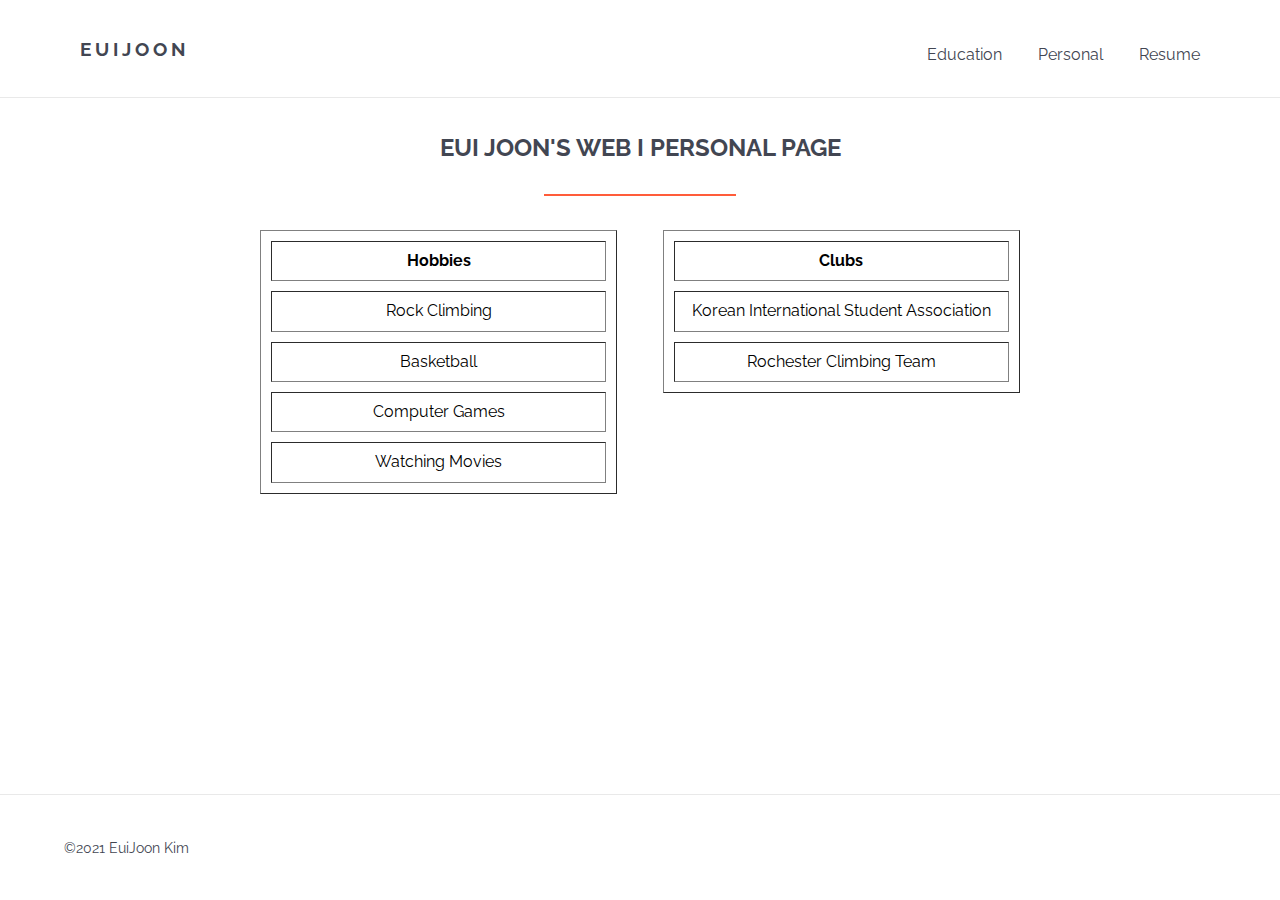
<file: personal.html>
<!DOCTYPE html>
<html lang="en">
  <head>
	<meta charset="utf-8" />
    <title>Eui Joon Kim</title>
    <link rel="stylesheet" href="css/content.css">
    <link href="https://fonts.googleapis.com/css?family=Raleway:100,400,500,700" rel="stylesheet">
    <link rel="stylesheet" href="https://use.fontawesome.com/releases/v5.2.0/css/all.css" integrity="sha384-hWVjflwFxL6sNzntih27bfxkr27PmbbK/iSvJ+a4+0owXq79v+lsFkW54bOGbiDQ" crossorigin="anonymous">
  </head>
  <body>
    <div class="content">
    <header id="main_navigation" class="clearfix">
      <a href="homepage.html" class="name">EuiJoon</a>
      <nav>   
        
        <a href="education.html">Education</a>
        <a href="personal.html">Personal</a>    
        <a href="resume.html">Resume</a>
      </nav>
    </header>

      <div id="post_wrapper" class="skinny_wrapper">
        <div class="post">
        <h2>Eui Joon's Web I Personal Page</h2>  
        <hr>

      <table border="1" cellpadding="10" cellspacing="10" width="47%" style="float:left;">
        <tr>
          <th>Hobbies</th>
        </tr>
        <tr>
          <td><div style="text-align: center">Rock Climbing</div></td>
        </tr>
        <tr>
          <td><div style="text-align: center">Basketball</div></td>
        </tr>
        <tr>
          <td><div style="text-align: center">Computer Games</div></td>
        </tr>
        <tr>
          <td><div style="text-align: center">Watching Movies</div></td>
        </tr>
       
      </table>

      <table border="1" cellpadding="10" cellspacing="10" width="47%" style="float:right;">
  <tr>
  <th>Clubs</th>
  </tr>
  <tr>
  <td><div style="text-align: center">Korean International Student Association</div></td>
  </tr>
  <tr>
  <td><div style="text-align: center">Rochester Climbing Team</div></td>
  </tr>
 
  </table>

        </div>
      </div>

  </div>

    <footer id="main_footer">
      <p class="copyright"> &copy;2021 EuiJoon Kim</p>
      <nav>
        <a href="https://www.instagram.com/euijoonsan/?hl=en"><i class="fab fa-instagram"></i></a>

      </nav>
    </footer>
  </body>
</html>
</file>
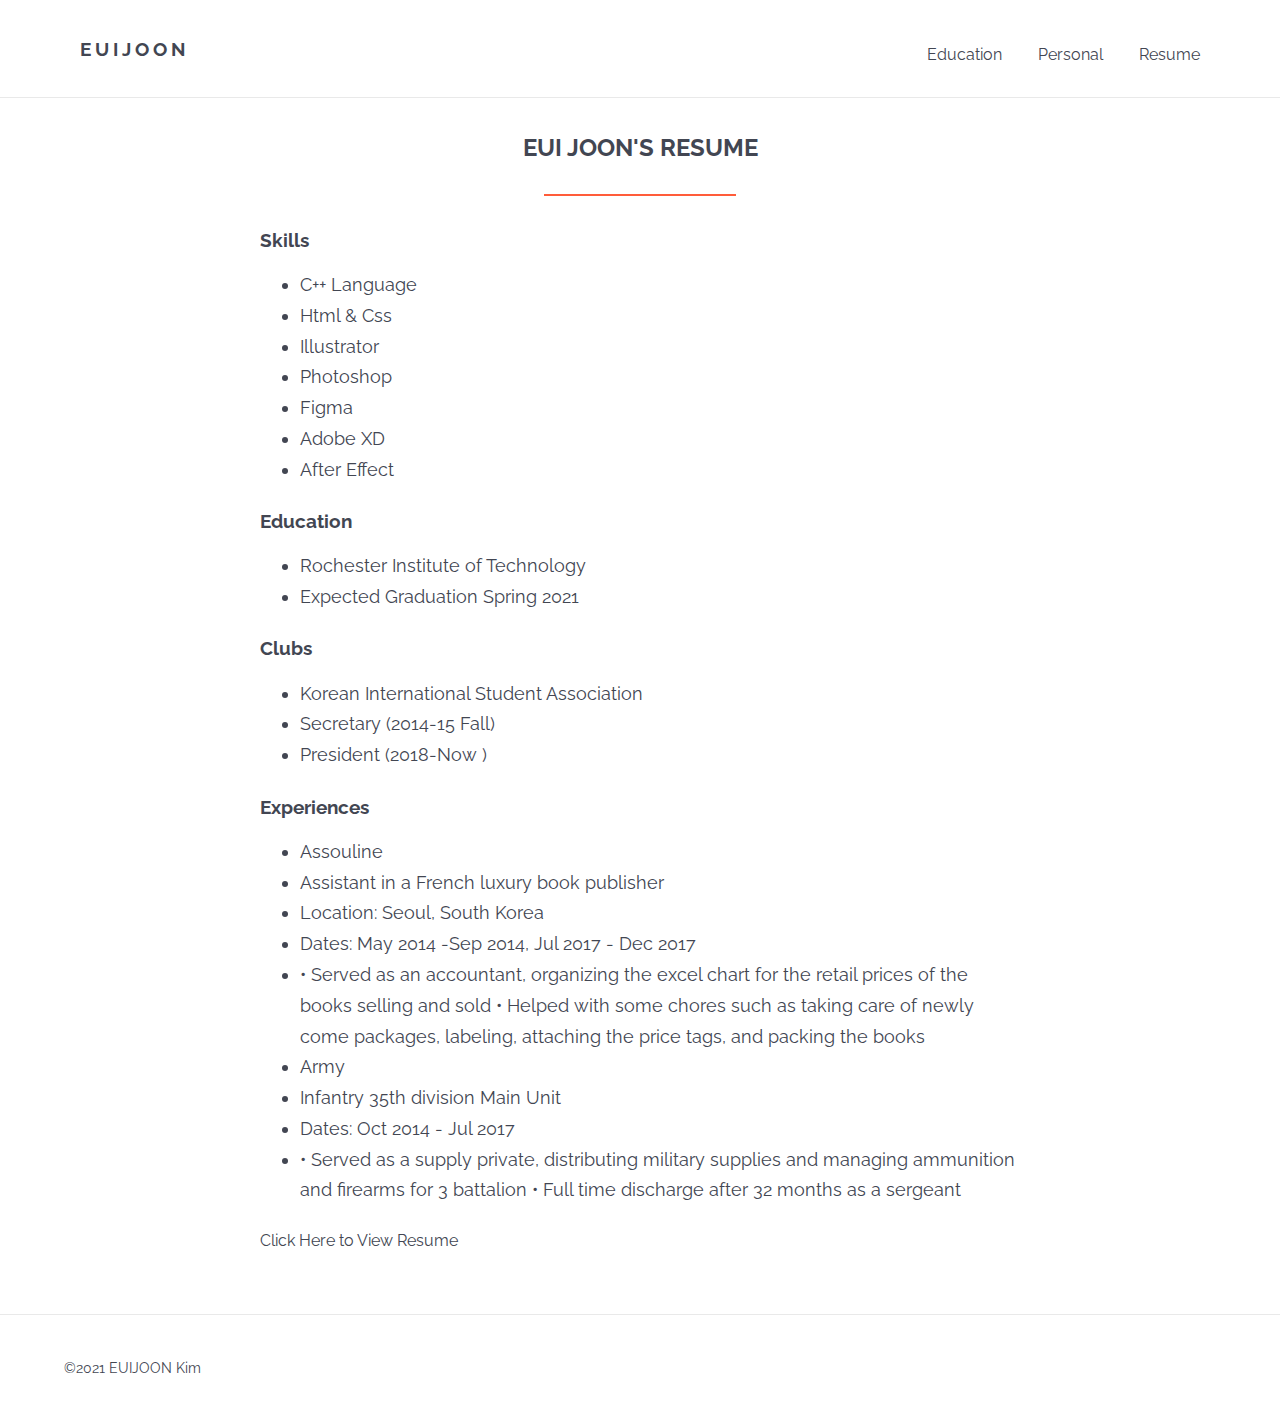
<file: resume.html>
<!DOCTYPE html>
<html lang="en">
  <head>
	<meta charset="utf-8" />
    <title>Eui Joon Kim</title>
    <link rel="stylesheet" href="css/content.css">
    <link href="https://fonts.googleapis.com/css?family=Raleway:100,400,500,700" rel="stylesheet">
    <link rel="stylesheet" href="https://use.fontawesome.com/releases/v5.2.0/css/all.css" integrity="sha384-hWVjflwFxL6sNzntih27bfxkr27PmbbK/iSvJ+a4+0owXq79v+lsFkW54bOGbiDQ" crossorigin="anonymous">
  </head>
  <body>
    <div class="content">
    <header id="main_navigation" class="clearfix">
      <a href="homepage.html" class="name">EuiJoon</a>
      <nav>   
        
        <a href="education.html">Education</a>
        <a href="personal.html">Personal</a>    
        <a href="resume.html">Resume</a>
      </nav>
    </header>

      <div id="post_wrapper" class="skinny_wrapper">
        <div class="post">
        <h2>Eui Joon's Resume</h2>  
        <hr>
        <h3>Skills</h3>
    <ul>
      <li>C++ Language</li>
      <li>Html & Css</li>
      
      <li>Illustrator</li>
      <li>Photoshop</li>
	    <li>Figma</li>
	    <li>Adobe XD</li>
	    <li>After Effect</li>
    </ul>

    <h3>Education</h3>
    <ul>
      <li>Rochester Institute of Technology</li>
     
      <li>Expected Graduation Spring 2021</li>
    </ul>

    <h3>Clubs</h3>
    <ul>
      <li>Korean International Student Association</li>
      
        <li>Secretary (2014-15 Fall)</li>
        <li>President (2018-Now )</li>
      
    </ul>

    <h3>Experiences</h3>
    <ul>
      <li>Assouline</li>
      
        <li>Assistant in a French luxury book publisher</li>
        <li>Location: Seoul, South Korea</li>
        <li>Dates: May 2014 -Sep 2014, Jul 2017 - Dec 2017 </li>
        <li>• Served as an accountant, organizing the excel chart for
the retail prices of the books selling and sold
• Helped with some chores such as taking care of newly come packages, labeling,
attaching the price tags, and packing the books </li>
      
      <li>Army</li>
      
       
        <li>Infantry 35th division Main Unit</li>
        <li>Dates: Oct 2014 - Jul 2017</li>
        <li> • Served as a supply private, distributing military supplies and managing ammunition and firearms for 3 battalion

• Full time discharge after 32 months as a sergeant
</li>
      
     
     
    </ul>

    <a target="_blank" href="Resume.pdf">Click Here to View Resume</a>

        </div>
      </div>

  </div>

    <footer id="main_footer">
      <p class="copyright"> &copy;2021 EUIJOON Kim</p>
      <nav>
        <a href="#"><i class="fab fa-instagram"></i></a>
        <a href="#"><i class="fab fa-linkedin"></i></a>
      </nav>
    </footer>
  </body>
</html>
</file>
<file: css/content.css>
html {
  line-height: 1.15;
  -webkit-text-size-adjust: 100%;
}


body {
  margin: 0; }


h1 {
  font-size: 2em;
  margin: 0.67em 0; }


hr {
  -webkit-box-sizing: content-box;
  box-sizing: content-box;
  height: 0;
  overflow: visible; }

pre {
  font-family: monospace, monospace;
  font-size: 1em; }

a {
  background-color: transparent; }

* {
  -webkit-box-sizing: border-box;
  box-sizing: border-box; }

html, body {
  height: 100%; }

body {
  font-family: 'Raleway', sans-serif;
  display: -webkit-box;
  display: -ms-flexbox;
  display: flex;
  -webkit-box-orient: vertical;
  -webkit-box-direction: normal;
  -ms-flex-direction: column;
  flex-direction: column; }



.content {
  -webkit-box-flex: 1;
  -ms-flex: 1 0 auto;
  flex: 1 0 auto; }

.wrapper {
  width: 90%;
  margin: 0 auto; }

.skinny_wrapper {
  width: 80%;
  max-width: 760px;
  margin: 0 auto; }

.wrapper_padding {
  padding: 4rem 0; }

.clearfix:before,
.clearfix:after {
  content: " ";
  display: table; }

.clearfix:after {
  clear: both; }

h1, h2, h3, h4, h5, h6, p, ul, li {
  color: #424652; }

h1 {
  font-size: 2.5rem; }

h2 {
  font-size: 2rem; }

h3 {
  /*font-size: 1.75rem;*/ }

h4 {
  font-size: 1.375rem; }

h5 {
  font-size: 1.25rem; }

h6 {
  font-size: 1rem; }

p, li {
  font-size: 1.1rem;
  line-height: 1.75; }

p, ul, ol {
  margin: 0 0 1.6em 0; }

#post_wrapper {
  padding: 1em 0 4em 0; }
  #post_wrapper .post .iphoneX {
    height: 600px;
    width: auto;
    margin-bottom: 2em; }
  #post_wrapper .post img {
    margin: 0 auto;
    display: block; }
  #post_wrapper .post h2 {
    text-align: center;
    margin-bottom: 0;
    font-size: 1.5em;
    text-transform: uppercase; }
  #post_wrapper .post hr {
    text-align: center;
    width: 12em;
    display: block;
    height: 2px;
    border: 0;
    border-top: 2px solid #FF5C3A;
    margin: 2rem auto; }
  #post_wrapper .post p {
    text-align: left; }
  #post_wrapper .post .sub_post {
    margin-top: 8em; }
    #post_wrapper .post .sub_post h4 {
      text-transform: uppercase;
      font-size: 1.1em; }
    #post_wrapper .post .sub_post p {
      padding-bottom: 1.25em; }
	
  #post_wrapper .wip img{
	float: left; 

	margin-right:20px;
	margin-bottom: 20px;
	}
	
    
#webProject {
  width: 800px;
  height: auto; }

iframe {
  display: block;
  margin: 0 auto; }

.poster_size {
  width: 600px;
  height: auto; }

a {
  color: #424652;
  text-decoration: none;
  font-size: 1rem; }
  a:hover {
    color: #EDA1D8; }

.project_link {
  text-align: center; }

#main_navigation {
  padding: 1.35em 5%;
  border-bottom: 1px solid #E9E9E9; }
  #main_navigation .name {
    font-weight: 700;
    font-size: 1.2em;
    letter-spacing: 4px;
    text-transform: uppercase;
    /*border: 2px solid $border;*/
    padding: 1rem;
    text-decoration: none;
    color: #424652;
    float: left; }
  #main_navigation nav {
    float: right;
    padding-top: 1.5rem; }
    #main_navigation nav a {
      color: #424652;
      text-decoration: none;
      margin: 0 1rem;
      font-size: 1rem; }
      #main_navigation nav a:hover {
        color: #FF5C3A; }

#main_footer {
  -ms-flex-negative: 0;
  flex-shrink: 0;
  padding: 2.5em 5%;
  border-top: 1px solid #E9E9E9; }
  #main_footer .copyright {
    float: left;
    font-size: 0.9em;
    margin: 0; }
  #main_footer nav {
    float: right; }
    #main_footer nav i {
      color: #424652;
      margin-left: 1em;
      padding-top: 0.2em; }
      #main_footer nav i:hover {
        color: #FF5C3A; }

.col-1, .col-2, .col-3 {
  float: left; }
  .col-1 a, .col-2 a, .col-3 a {
    text-decoration: none; }

.col-1 {
  width: 45%;
  padding: 0 5% 0 2.5%; }

.col-2, .col-3 {
  width: 27.5%;
  padding: 0 2.5%; }

.homepage_content h2 {
  font-size: 1.1rem;
  text-transform: uppercase; }

.homepage_content hr {
  width: 3em;
  display: block;
  height: 2px;
  border: 0;
  border-top: 2px solid #FF5C3A;
  margin: 2rem 0; }

.homepage_content h3 {
  font-size: 1.35em;
  font-weight: 400;
  margin-bottom: 0.5em; }

.homepage_content .date {
  font-size: 0.85em;
  margin-bottom: 2em;
  color: #9A9DA4; }

.homepage_content p {
  margin: 0 0 .75em 0; }

.homepage_content a {
  color: #424652; }
  .homepage_content a:hover {
    color: #FF5C3A; }

.about {
  padding: 0 7.5% 0 0; }
  .about a {
    color: #FF5C3A;
    font-weight: 700; }
</file>
<file: css/application.css>
* { -webkit-box-sizing: border-box; box-sizing: border-box; }

html, body { height: 100%; }

body { font-family: 'Raleway', sans-serif; display: -webkit-box; display: -ms-flexbox; display: flex; -webkit-box-orient: vertical; -webkit-box-direction: normal; -ms-flex-direction: column; flex-direction: column; }

.content { -webkit-box-flex: 1; -ms-flex: 1 0 auto; flex: 1 0 auto; }

.wrapper { width: 90%; margin: 0 auto; }

.wrapper_padding { padding: 4rem 0; }

.clearfix:before, .clearfix:after { content: " "; display: table; }

.clearfix:after { clear: both; }

h1, h2, h3, h4, h5, h6, p, ul, li { color: #424652; }

h1 { font-size: 2.5rem; }

h2 { font-size: 2rem; }

h3 { font-size: 1.75rem; }

h4 { font-size: 1.375rem; }

h5 { font-size: 1.25rem; }

h6 { font-size: 1rem; }

p, li { font-size: 1.1rem; line-height: 1.75; }

p, ul, ol { margin: 0 0 1.6em 0; }

#main_navigation { padding: 1.35em 5%; border-bottom: 1px solid #E9E9E9; }

#main_navigation .name { font-weight: 700; font-size: 1.2em; letter-spacing: 4px; text-transform: uppercase; /*border: 2px solid $border;*/ padding: 1rem; text-decoration: none; color: #424652; float: left; }

#main_navigation nav { float: right; padding-top: 1.5rem; }

#main_navigation nav a { color: #424652; text-decoration: none; margin: 0 1rem; font-size: 1rem; }

#main_navigation nav a:hover { color: #FF5C3A; }

#main_footer { -ms-flex-negative: 0; flex-shrink: 0; padding: 2.5em 5%; border-top: 1px solid #E9E9E9; }

#main_footer .copyright { float: left; font-size: 0.9em; margin: 0; }

#main_footer nav { float: right; }

#main_footer nav i { color: #424652; margin-left: 1em; padding-top: 0.2em; }

#main_footer nav i:hover { color: #FF5C3A; }

.col-1, .col-2 { float: left; }

.col-1 a, .col-2 a { text-decoration: none; }

.col-1 { width: 45%; padding: 0 5% 0 2.5%; }

.col-2{ width: 45%; padding: 0 2.5%; }

.homepage_content h2 { font-size: 1.1rem; text-transform: uppercase; }

.homepage_content hr { width: 3em; display: block; height: 2px; border: 0; border-top: 2px solid #FF5C3A; margin: 2rem 0; }

.homepage_content h3 { font-size: 1.35em; font-weight: 400; margin-bottom: 0.5em; }

.homepage_content .date { font-size: 0.85em; margin-bottom: 2em; color: #9A9DA4; }

.homepage_content p { margin: 0 0 .75em 0; }

.homepage_content a { color: #424652; }

.homepage_content a:hover { color: #FF5C3A; }

.about { padding: 0 7.5% 0 0; }

.about a { color: #FF5C3A; font-weight: 700; }
</file>
